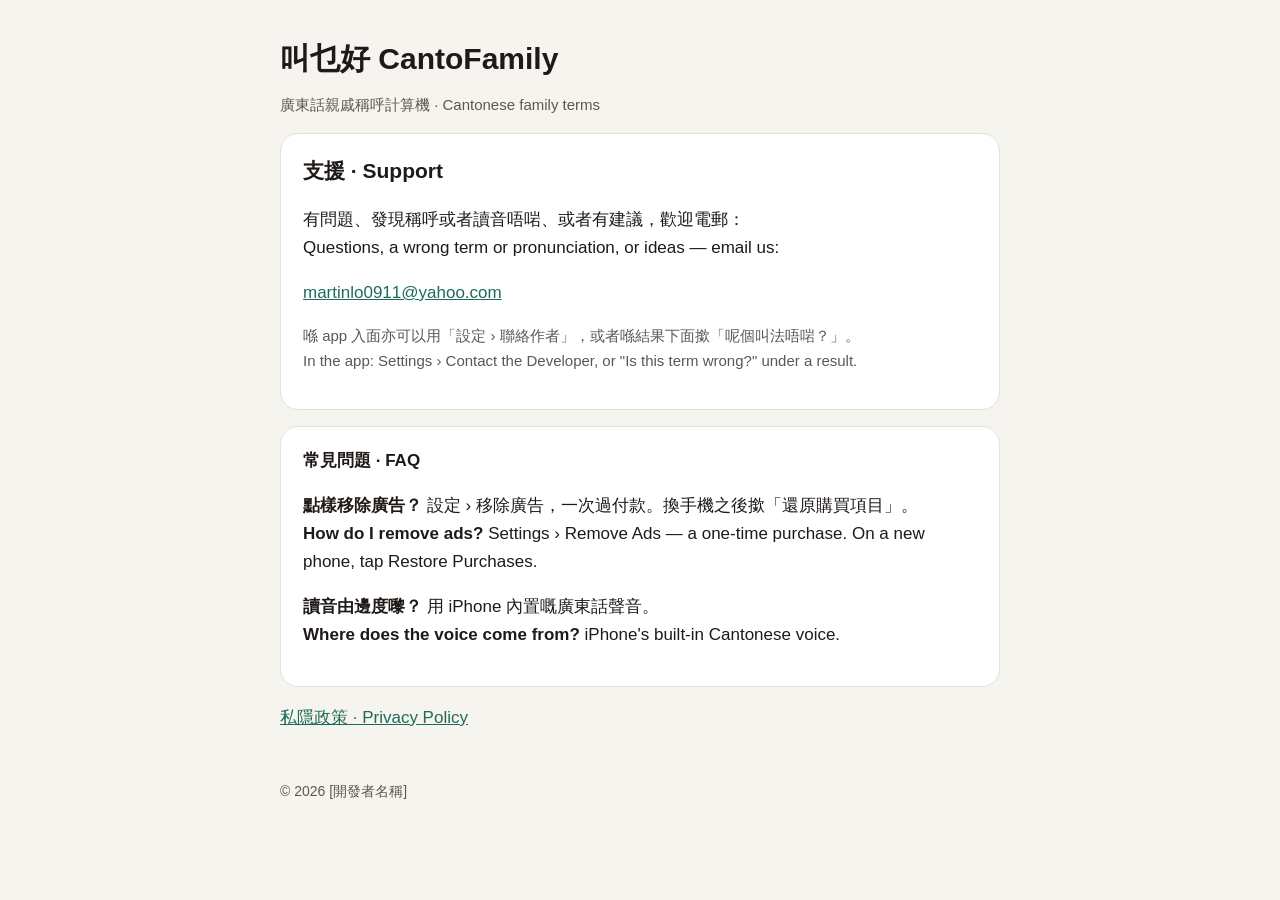
<file: cantofamily/index.html>
<!doctype html>
<html lang="zh-HK">
<head>
<meta charset="utf-8">
<meta name="viewport" content="width=device-width, initial-scale=1">
<title>叫乜好 CantoFamily — 支援 Support</title>
<link rel="stylesheet" href="../style.css">
</head>
<body>
<main>
  <h1>叫乜好 CantoFamily</h1>
  <p class="muted">廣東話親戚稱呼計算機 · Cantonese family terms</p>

  <div class="card">
    <h2 style="margin-top:0">支援 · Support</h2>
    <p>有問題、發現稱呼或者讀音唔啱、或者有建議，歡迎電郵：<br>
       Questions, a wrong term or pronunciation, or ideas — email us:</p>
    <p><a href="mailto:martinlo0911@yahoo.com?subject=%E5%8F%AB%E4%B9%9C%E5%A5%BD%20CantoFamily">martinlo0911@yahoo.com</a></p>
    <p class="muted">喺 app 入面亦可以用「設定 › 聯絡作者」，或者喺結果下面撳「呢個叫法唔啱？」。<br>
       In the app: Settings › Contact the Developer, or "Is this term wrong?" under a result.</p>
  </div>

  <div class="card">
    <h3 style="margin-top:0">常見問題 · FAQ</h3>
    <p><strong>點樣移除廣告？</strong> 設定 › 移除廣告，一次過付款。換手機之後撳「還原購買項目」。<br>
       <strong>How do I remove ads?</strong> Settings › Remove Ads — a one-time purchase. On a new phone, tap Restore Purchases.</p>
    <p><strong>讀音由邊度嚟？</strong> 用 iPhone 內置嘅廣東話聲音。<br>
       <strong>Where does the voice come from?</strong> iPhone's built-in Cantonese voice.</p>
  </div>

  <p><a href="privacy.html">私隱政策 · Privacy Policy</a></p>

  <footer>© 2026 [開發者名稱]</footer>
</main>
</body>
</html>
</file>
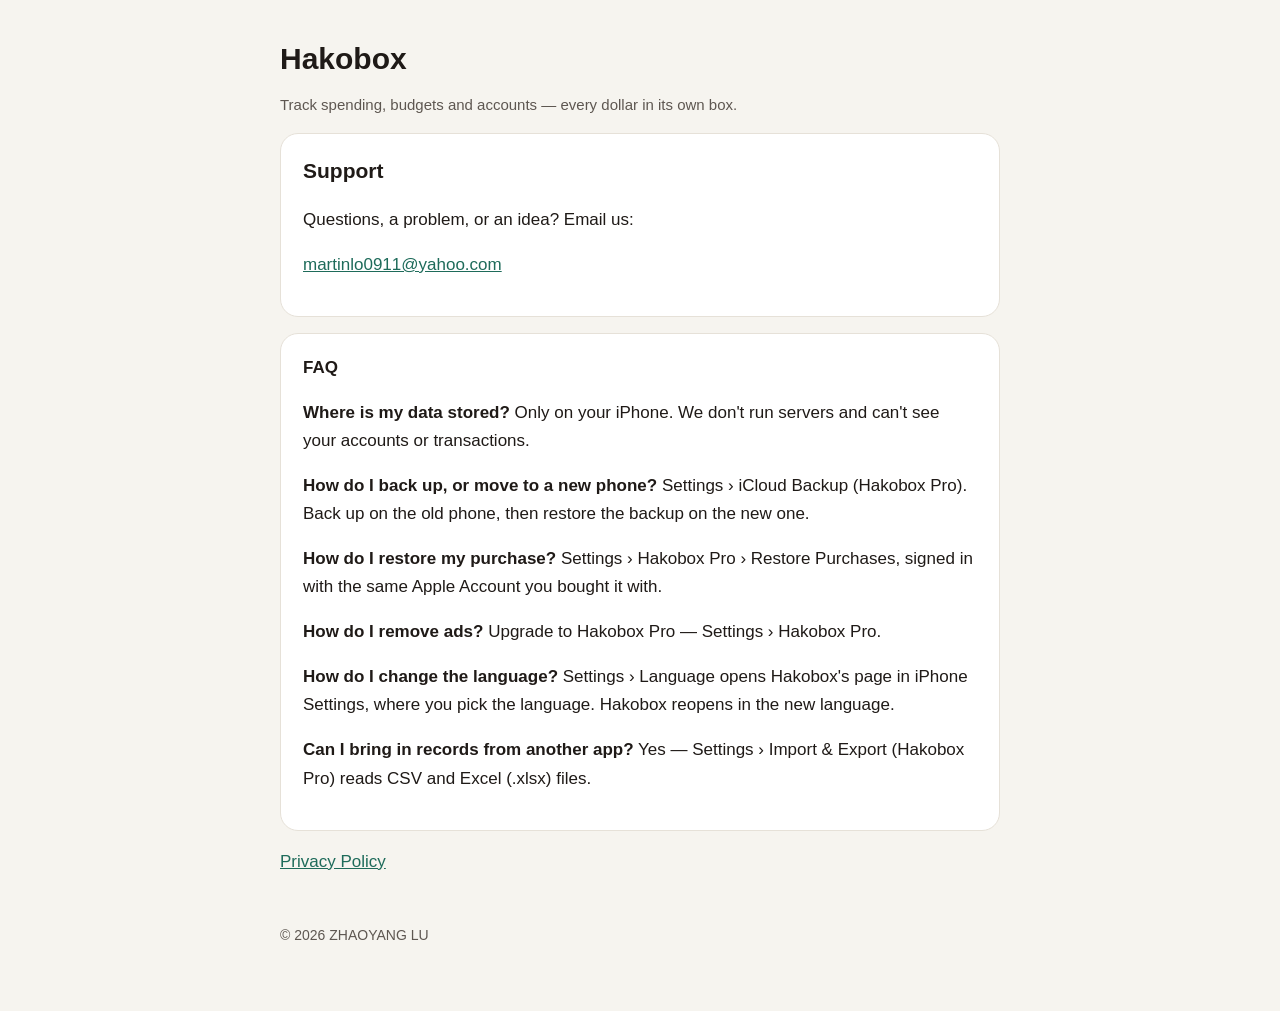
<file: hakobox/index.html>
<!doctype html>
<html lang="en">
<head>
<meta charset="utf-8">
<meta name="viewport" content="width=device-width, initial-scale=1">
<title>Hakobox — Support</title>
<link rel="stylesheet" href="../style.css">
</head>
<body>
<main>
  <h1>Hakobox</h1>
  <p class="muted">Track spending, budgets and accounts — every dollar in its own box.</p>

  <div class="card">
    <h2 style="margin-top:0">Support</h2>
    <p>Questions, a problem, or an idea? Email us:</p>
    <p><a href="mailto:martinlo0911@yahoo.com?subject=Hakobox">martinlo0911@yahoo.com</a></p>
  </div>

  <div class="card">
    <h3 style="margin-top:0">FAQ</h3>
    <p><strong>Where is my data stored?</strong> Only on your iPhone. We don't run servers and can't see your accounts or transactions.</p>
    <p><strong>How do I back up, or move to a new phone?</strong> Settings › iCloud Backup (Hakobox Pro). Back up on the old phone, then restore the backup on the new one.</p>
    <p><strong>How do I restore my purchase?</strong> Settings › Hakobox Pro › Restore Purchases, signed in with the same Apple Account you bought it with.</p>
    <p><strong>How do I remove ads?</strong> Upgrade to Hakobox Pro — Settings › Hakobox Pro.</p>
    <p><strong>How do I change the language?</strong> Settings › Language opens Hakobox's page in iPhone Settings, where you pick the language. Hakobox reopens in the new language.</p>
    <p><strong>Can I bring in records from another app?</strong> Yes — Settings › Import &amp; Export (Hakobox Pro) reads CSV and Excel (.xlsx) files.</p>
  </div>

  <p><a href="privacy.html">Privacy Policy</a></p>

  <footer>© 2026 ZHAOYANG LU</footer>
</main>
</body>
</html>
</file>
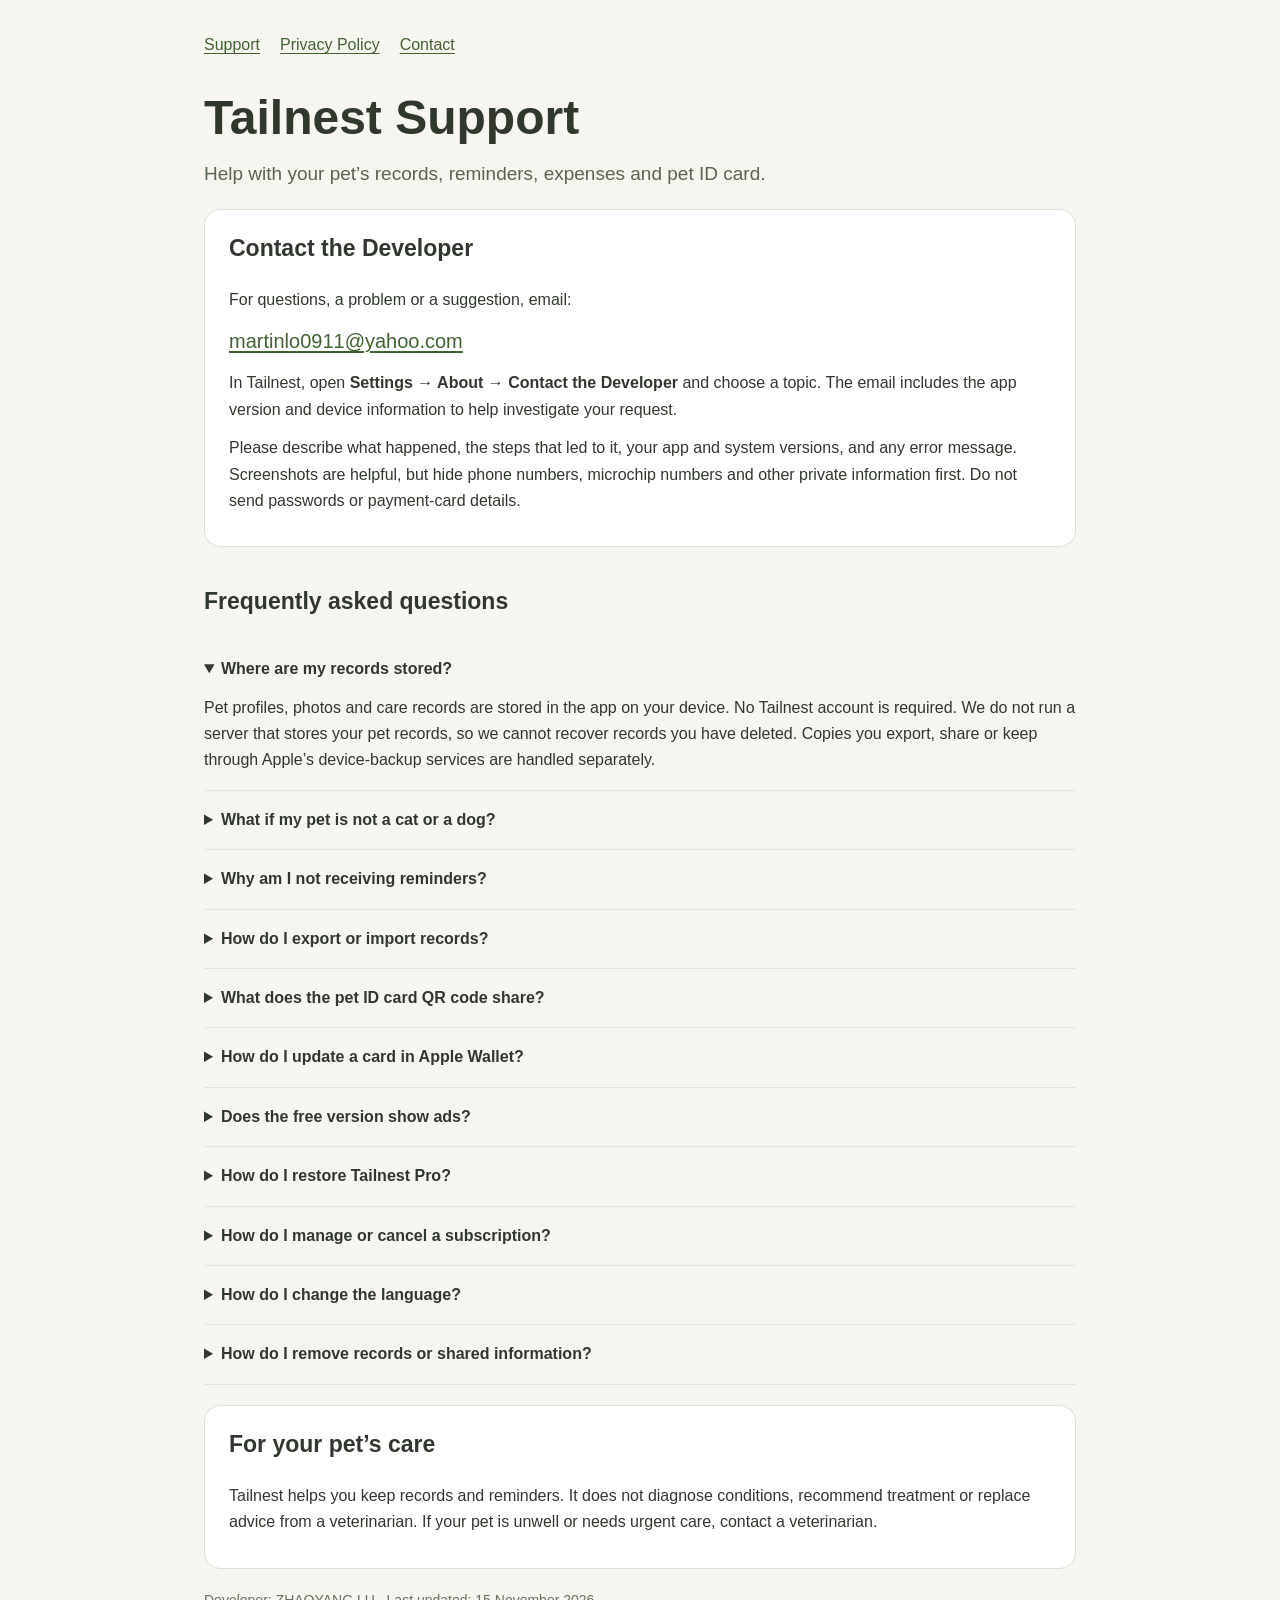
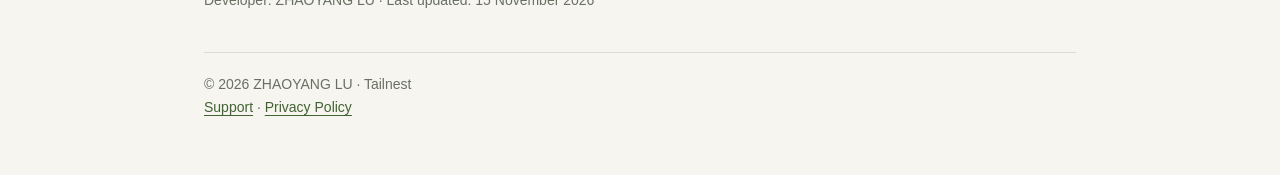
<file: tailnest/index.html>
<!doctype html><html lang="en"><head><meta charset="utf-8"><meta name="viewport" content="width=device-width,initial-scale=1"><meta name="color-scheme" content="light"><title>Tailnest — Support</title><style>*{box-sizing:border-box}body{margin:0;background:#f7f5f0;color:#30382e;font:16px/1.65 -apple-system,BlinkMacSystemFont,"Segoe UI",sans-serif}main{max-width:920px;margin:auto;padding:32px 24px 56px}nav{display:flex;gap:20px;flex-wrap:wrap;margin-bottom:32px}a{color:#416332;text-underline-offset:3px}h1{font-size:clamp(32px,6vw,48px);line-height:1.15;margin:12px 0}h2{font-size:23px;margin-top:36px}h3{font-size:18px;margin:22px 0 8px}p{margin:12px 0}.lead{font-size:19px;color:#596452}.card{background:white;border:1px solid #dedfd5;border-radius:16px;padding:20px 24px;margin:20px 0}.muted,footer{color:#687061;font-size:14px}table{border-collapse:collapse;width:100%;font-size:15px}th,td{text-align:left;vertical-align:top;border:1px solid #d9ded2;padding:12px;overflow-wrap:anywhere}th{background:#eaf0e2}tbody tr:nth-child(even){background:#fbfcf8}.table-wrap{overflow-x:auto;margin:16px 0}footer{border-top:1px solid #d9ded2;margin-top:40px;padding-top:20px}li{margin:8px 0}summary{cursor:pointer;font-weight:600}details{border-bottom:1px solid #e2e5dc;padding:16px 0}details p{margin-bottom:0}.contact{font-size:20px;overflow-wrap:anywhere}@media(max-width:600px){main{padding:24px 16px}.card{padding:16px}th,td{padding:9px}table{min-width:0;table-layout:fixed;font-size:14px}}</style></head><body><main><nav aria-label="Main"><a href="./">Support</a><a href="privacy.html">Privacy Policy</a><a href="mailto:martinlo0911@yahoo.com?subject=Tailnest%20Support">Contact</a></nav><h1>Tailnest Support</h1><p class="lead">Help with your pet’s records, reminders, expenses and pet ID card.</p>
<section class="card"><h2 style="margin-top:0">Contact the Developer</h2><p>For questions, a problem or a suggestion, email:</p><p class="contact"><a href="mailto:martinlo0911@yahoo.com?subject=Tailnest%20Support">martinlo0911@yahoo.com</a></p><p>In Tailnest, open <strong>Settings → About → Contact the Developer</strong> and choose a topic. The email includes the app version and device information to help investigate your request.</p><p>Please describe what happened, the steps that led to it, your app and system versions, and any error message. Screenshots are helpful, but hide phone numbers, microchip numbers and other private information first. Do not send passwords or payment-card details.</p></section>
<h2>Frequently asked questions</h2>
<details open><summary>Where are my records stored?</summary><p>Pet profiles, photos and care records are stored in the app on your device. No Tailnest account is required. We do not run a server that stores your pet records, so we cannot recover records you have deleted. Copies you export, share or keep through Apple’s device-backup services are handled separately.</p></details>
<details><summary>What if my pet is not a cat or a dog?</summary><p>Choose <strong>Other</strong> when selecting the animal, then enter its name or type. You can also enter a breed yourself. For cats and dogs, use <strong>Can’t find it? Type your own</strong> at the bottom of the breed list.</p></details>
<details><summary>Why am I not receiving reminders?</summary><p>Check that the reminder is enabled in Tailnest, then check <strong>Settings → Notifications → Tailnest</strong> on your device. Focus settings and Scheduled Summary can affect when notifications appear. If an appointment is added to your calendar, also check its calendar alert and Calendar notification settings.</p></details>
<details><summary>How do I export or import records?</summary><p>Open <strong>Settings → Import &amp; Export</strong>. Export records to CSV, or use the health-record PDF export on the pet ID card page. Available export periods depend on your plan. CSV does not include photo moments, attached photos or receipts. Import requires Tailnest Pro and accepts Tailnest’s CSV or Excel files; review the preview before confirming.</p></details>
<details><summary>What does the pet ID card QR code share?</summary><p>It displays the information you enable under <strong>Shown When Scanned</strong>. That information is encoded in the QR link itself. Anyone who has the link or a copy of the QR code can read the included details. Changing the switches or deleting the pet does not revoke links or screenshots already shared.</p></details>
<details><summary>How do I update a card in Apple Wallet?</summary><p>Wallet cards do not update automatically. After changing your pet’s details, open its ID card and use <strong>Add to Apple Wallet</strong> again. The new card replaces the earlier card for that pet. Apple Wallet may be unavailable on some devices or in a simulator.</p></details>
<details><summary>Does the free version show ads?</summary><p>Yes. The free version displays ads provided by Google AdMob. Tailnest Pro removes in-app ads. Personalised advertising and tracking are subject to the required consent and system permission. See the <a href="privacy.html">Privacy Policy</a> for details.</p></details>
<details><summary>How do I restore Tailnest Pro?</summary><p>Open the Tailnest Pro purchase page from Settings and choose <strong>Restore Purchases</strong>. Use the Apple Account that made the purchase. A lifetime purchase is a one-time purchase; a monthly subscription stays active according to its App Store subscription status.</p></details>
<details><summary>How do I manage or cancel a subscription?</summary><p>Open your device’s <strong>Settings → your name → Subscriptions → Tailnest</strong>. Apple handles subscription billing and cancellation. Deleting the app does not cancel a subscription. For a refund request, visit <a href="https://reportaproblem.apple.com/">Apple’s Report a Problem website</a>.</p></details>
<details><summary>How do I change the language?</summary><p>Open <strong>Settings → Language</strong> in Tailnest. This opens the app’s page in your device settings, where you can choose a supported language. The system manages the language change.</p></details>
<details><summary>How do I remove records or shared information?</summary><p>Delete records or a pet in the app. Separately remove exported files, emails, calendar events and Wallet cards where needed. Previously shared QR links cannot be remotely revoked. See the <a href="privacy.html#retention">retention and deletion section</a> of the Privacy Policy for details.</p></details>
<section class="card"><h2 style="margin-top:0">For your pet’s care</h2><p>Tailnest helps you keep records and reminders. It does not diagnose conditions, recommend treatment or replace advice from a veterinarian. If your pet is unwell or needs urgent care, contact a veterinarian.</p></section>
<p class="muted">Developer: ZHAOYANG LU · Last updated: 15 November 2026</p><footer>© 2026 ZHAOYANG LU · Tailnest<br><a href="./">Support</a> · <a href="privacy.html">Privacy Policy</a></footer></main></body></html>
</file>
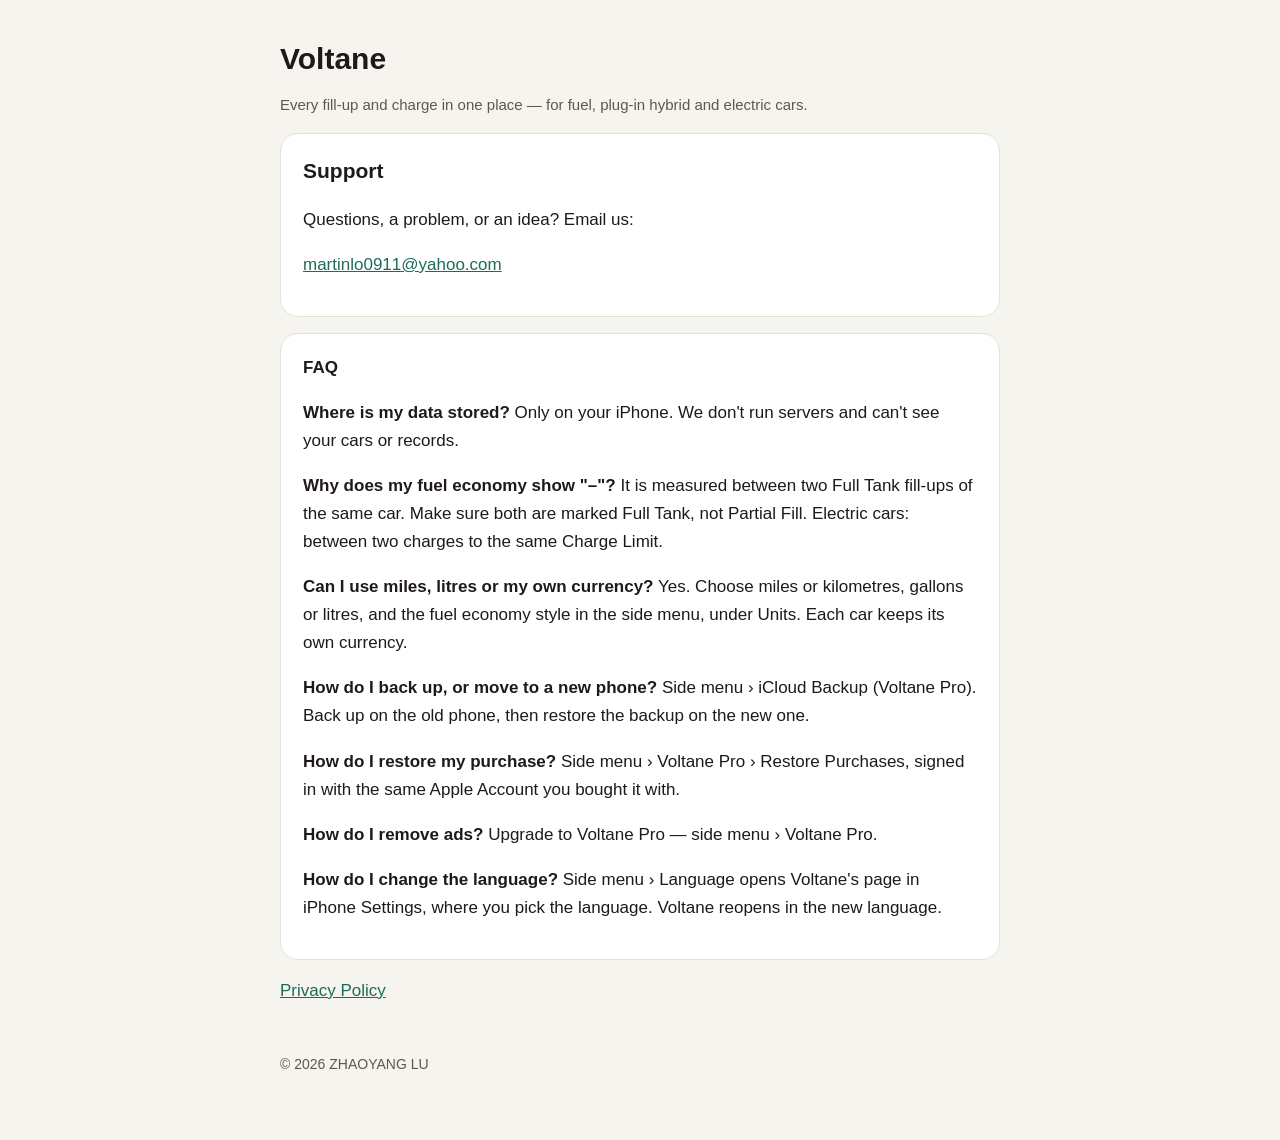
<file: voltane/index.html>
<!doctype html>
<html lang="en">
<head>
<meta charset="utf-8">
<meta name="viewport" content="width=device-width, initial-scale=1">
<title>Voltane — Support</title>
<link rel="stylesheet" href="../style.css">
</head>
<body>
<main>
  <h1>Voltane</h1>
  <p class="muted">Every fill-up and charge in one place — for fuel, plug-in hybrid and electric cars.</p>

  <div class="card">
    <h2 style="margin-top:0">Support</h2>
    <p>Questions, a problem, or an idea? Email us:</p>
    <p><a href="mailto:martinlo0911@yahoo.com?subject=Voltane">martinlo0911@yahoo.com</a></p>
  </div>

  <div class="card">
    <h3 style="margin-top:0">FAQ</h3>
    <p><strong>Where is my data stored?</strong> Only on your iPhone. We don't run servers and can't see your cars or records.</p>
    <p><strong>Why does my fuel economy show "–"?</strong> It is measured between two Full Tank fill-ups of the same car. Make sure both are marked Full Tank, not Partial Fill. Electric cars: between two charges to the same Charge Limit.</p>
    <p><strong>Can I use miles, litres or my own currency?</strong> Yes. Choose miles or kilometres, gallons or litres, and the fuel economy style in the side menu, under Units. Each car keeps its own currency.</p>
    <p><strong>How do I back up, or move to a new phone?</strong> Side menu › iCloud Backup (Voltane Pro). Back up on the old phone, then restore the backup on the new one.</p>
    <p><strong>How do I restore my purchase?</strong> Side menu › Voltane Pro › Restore Purchases, signed in with the same Apple Account you bought it with.</p>
    <p><strong>How do I remove ads?</strong> Upgrade to Voltane Pro — side menu › Voltane Pro.</p>
    <p><strong>How do I change the language?</strong> Side menu › Language opens Voltane's page in iPhone Settings, where you pick the language. Voltane reopens in the new language.</p>
  </div>

  <p><a href="privacy.html">Privacy Policy</a></p>
  <footer>© 2026 ZHAOYANG LU</footer>
</main>
</body>
</html>
</file>
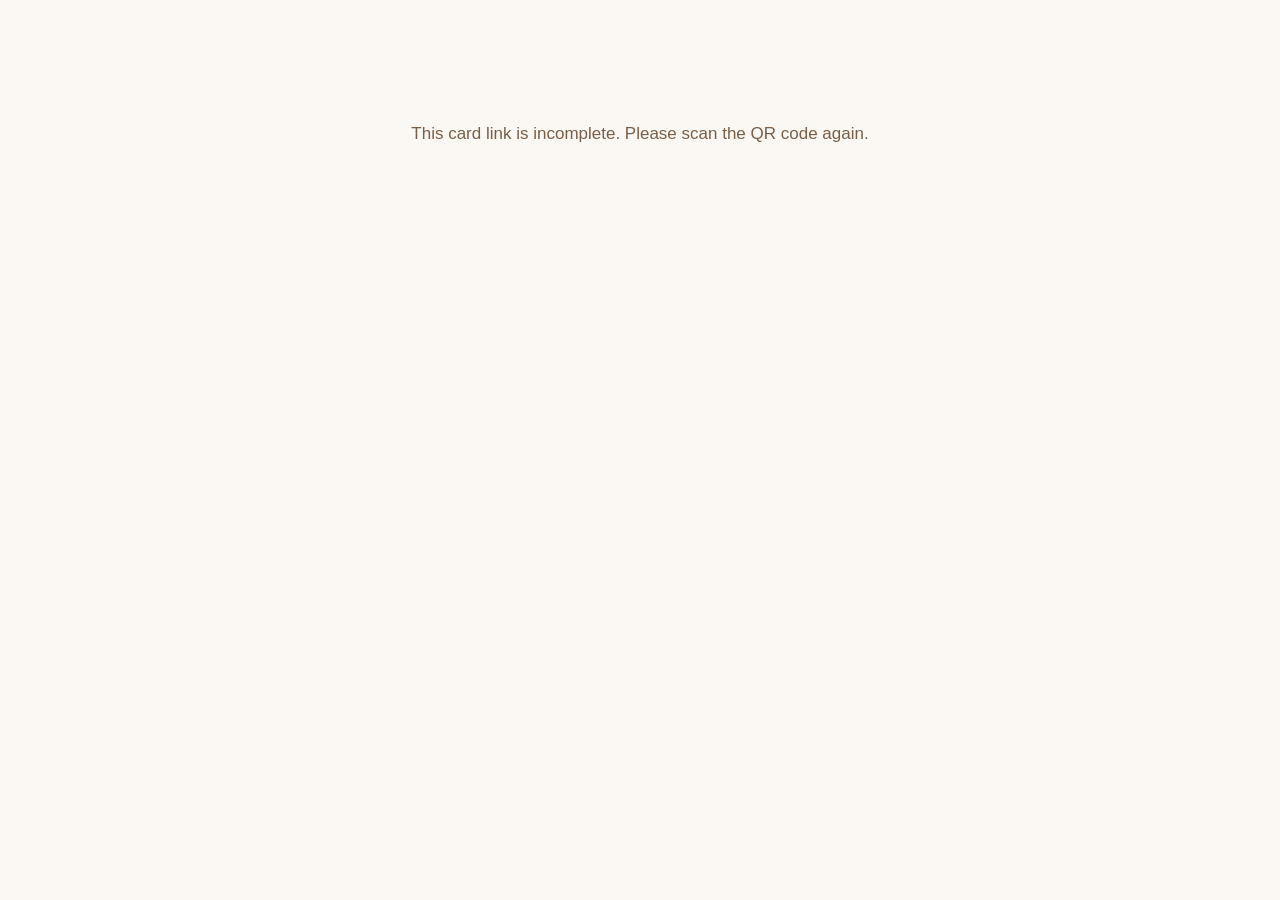
<file: tailnest/card/index.html>
<!doctype html>
<html lang="en">
<head>
<meta charset="utf-8">
<meta name="viewport" content="width=device-width, initial-scale=1">
<meta name="robots" content="noindex">
<title>Pet ID · Tailnest</title>
<!--
  Tailnest pet card page (16/Oct/2026). The pet's details travel inside the link itself, after
  "#", compressed — a browser never sends that part to the server, so nothing is stored here.
  This address is printed into every QR code: never move or rename this page.
-->
<style>
:root { --ink:#3d2a1a; --muted:#7a5e47; --bg:#fbf8f4; --card:#fff; --line:#e9dfd3; --accent:#a06a3f; }
@media (prefers-color-scheme: dark) {
  :root { --ink:#f1e7dc; --muted:#c3ab95; --bg:#1b1612; --card:#26201a; --line:#3a2f26; --accent:#d9a066; }
}
* { box-sizing: border-box; }
body { margin:0; background:var(--bg); color:var(--ink);
  font:17px/1.6 -apple-system, BlinkMacSystemFont, "PingFang HK", "Hiragino Sans", "Noto Sans", "Helvetica Neue", sans-serif; }
main { max-width:520px; margin:0 auto; padding:40px 20px 56px; }
.avatar { width:96px; height:96px; border-radius:50%; background:var(--accent); color:#fff; margin:0 auto 12px;
  display:flex; align-items:center; justify-content:center; font-size:44px; }
h1 { text-align:center; font-size:30px; margin:0; }
.sub { text-align:center; color:var(--muted); margin:2px 0 22px; }
.card { background:var(--card); border:1px solid var(--line); border-radius:16px; padding:6px 16px; margin-bottom:16px; }
.row { padding:10px 0; border-bottom:1px solid var(--line); }
.row:last-child { border-bottom:0; }
.label { font-size:13px; color:var(--muted); }
.value { font-weight:600; white-space:pre-line; }
.call { display:block; text-align:center; background:var(--accent); color:#fff; text-decoration:none; font-weight:600;
  border-radius:14px; padding:15px; font-size:18px; margin:6px 0 16px; }
.note { text-align:center; color:var(--muted); font-size:13px; }
.foot { text-align:center; margin-top:28px; font-size:14px; }
.foot a { color:var(--accent); }
.error { text-align:center; color:var(--muted); margin-top:80px; }
</style>
</head>
<body>
<main id="app"><p class="error" id="loading">…</p></main>
<script>
(function () {
  // Labels in the scanner's own language.
  var T = {
    en:   { found:"If found, please call my human.", call:"Call the owner", owner:"Owner", area:"Area", allergies:"Allergies",
            meds:"Long-term medication", vet:"Vet", vaccines:"Vaccines", years:"{n} years old", cat:"Cat", dog:"Dog", pet:"Pet",
            note:"These details are only in this link. Nothing is stored on any server.", made:"Keep your pet's records with Tailnest",
            bad:"This card link is incomplete. Please scan the QR code again." },
    "zh-HK": { found:"如果你發現我，請致電我的主人。", call:"致電主人", owner:"主人", area:"地區", allergies:"過敏",
            meds:"長期藥物", vet:"獸醫", vaccines:"疫苗", years:"{n} 歲", cat:"貓", dog:"狗", pet:"寵物",
            note:"資料只在這條連結之內，沒有儲存在任何伺服器。", made:"用 Tailnest 記錄你的寵物",
            bad:"這條連結不完整，請再掃描一次 QR code。" },
    "zh-TW": { found:"如果你發現我，請打電話給我的主人。", call:"打電話給主人", owner:"主人", area:"地區", allergies:"過敏",
            meds:"長期用藥", vet:"獸醫", vaccines:"疫苗", years:"{n} 歲", cat:"貓", dog:"狗", pet:"寵物",
            note:"資料只在這個連結裡，不會儲存在任何伺服器。", made:"用 Tailnest 記錄你的寵物",
            bad:"這個連結不完整，請再掃描一次 QR code。" },
    ja:   { found:"見つけたら、飼い主に電話してください。", call:"飼い主に電話", owner:"飼い主", area:"地域", allergies:"アレルギー",
            meds:"継続中の薬", vet:"動物病院", vaccines:"ワクチン", years:"{n}歳", cat:"猫", dog:"犬", pet:"ペット",
            note:"情報はこのリンクの中だけにあり、サーバーには保存されません。", made:"Tailnest でペットの記録を",
            bad:"リンクが不完全です。もう一度 QR コードを読み取ってください。" },
    de:   { found:"Gefunden? Bitte ruf meinen Menschen an.", call:"Besitzer anrufen", owner:"Besitzer", area:"Gegend", allergies:"Allergien",
            meds:"Dauermedikation", vet:"Tierarzt", vaccines:"Impfungen", years:"{n} Jahre", cat:"Katze", dog:"Hund", pet:"Haustier",
            note:"Diese Angaben stehen nur in diesem Link. Nichts wird auf einem Server gespeichert.", made:"Halte die Daten deines Tieres mit Tailnest fest",
            bad:"Dieser Link ist unvollständig. Bitte scanne den QR-Code erneut." },
    fr:   { found:"Si vous me trouvez, appelez mon humain.", call:"Appeler le propriétaire", owner:"Propriétaire", area:"Secteur", allergies:"Allergies",
            meds:"Traitement de longue durée", vet:"Vétérinaire", vaccines:"Vaccins", years:"{n} ans", cat:"Chat", dog:"Chien", pet:"Animal",
            note:"Ces informations se trouvent uniquement dans ce lien. Rien n'est enregistré sur un serveur.", made:"Suivez votre animal avec Tailnest",
            bad:"Ce lien est incomplet. Scannez à nouveau le code QR." }
  };
  function pick() {
    var langs = navigator.languages || [navigator.language || "en"];
    for (var i = 0; i < langs.length; i++) {
      var l = langs[i].toLowerCase();
      if (l.indexOf("zh") === 0) {
        if (l.indexOf("hk") > -1 || l.indexOf("mo") > -1) return T["zh-HK"];
        if (l.indexOf("tw") > -1 || l.indexOf("hant") > -1) return T["zh-TW"];
        return T["zh-TW"];
      }
      var base = l.split("-")[0];
      if (T[base]) return T[base];
    }
    return T.en;
  }
  var t = pick();
  var app = document.getElementById("app");

  function el(tag, cls, text) {
    var e = document.createElement(tag);
    if (cls) e.className = cls;
    if (text != null) e.textContent = text;   // never innerHTML: the link's content is untrusted
    return e;
  }
  function row(card, label, value) {
    if (!value) return;
    var r = el("div", "row");
    r.appendChild(el("div", "label", label));
    r.appendChild(el("div", "value", value));
    card.appendChild(r);
  }
  function fail() { app.textContent = ""; app.appendChild(el("p", "error", t.bad)); }

  async function decode(hash) {
    var b64 = hash.replace(/-/g, "+").replace(/_/g, "/");
    while (b64.length % 4) b64 += "=";
    var bin = atob(b64), bytes = new Uint8Array(bin.length);
    for (var i = 0; i < bin.length; i++) bytes[i] = bin.charCodeAt(i);
    var stream = new Blob([bytes]).stream().pipeThrough(new DecompressionStream("deflate-raw"));
    var text = await new Response(stream).text();
    return JSON.parse(text);
  }

  function render(d) {
    app.textContent = "";
    // Other animals (07/Nov/2026): "s" is "other" and "sn" carries the typed animal.
    var kind = d.s === "dog" ? t.dog : d.s === "cat" ? t.cat : (d.sn || t.pet);
    app.appendChild(el("div", "avatar", d.s === "dog" ? "🐶" : d.s === "cat" ? "🐱" : "🐾"));
    app.appendChild(el("h1", null, d.n || kind));
    var sub = [kind];
    if (d.b) sub.push(d.b);
    if (d.y) sub.push(t.years.replace("{n}", new Date().getFullYear() - d.y));
    app.appendChild(el("p", "sub", sub.join(" · ")));
    app.appendChild(el("p", "note", t.found));
    if (d.p) {
      var a = el("a", "call", t.call + " " + d.p);
      a.href = "tel:" + String(d.p).replace(/[^0-9+]/g, "");
      app.appendChild(a);
    }
    var card = el("div", "card");
    row(card, t.owner, d.o);
    row(card, t.area, d.r);
    row(card, t.allergies, d.a);
    row(card, t.meds, d.m);
    row(card, t.vet, [d.c, d.cp].filter(Boolean).join(" · "));
    if (Array.isArray(d.x) && d.x.length) {
      row(card, t.vaccines, d.x.map(function (v) { return v[0] + " " + v[1]; }).join("\n"));
    }
    if (card.childNodes.length) app.appendChild(card);
    app.appendChild(el("p", "note", t.note));
    var foot = el("p", "foot");
    var link = el("a", null, t.made);
    link.href = "https://martinlo0911.github.io/";
    foot.appendChild(link);
    app.appendChild(foot);
  }

  var hash = location.hash.slice(1);
  if (!hash || typeof DecompressionStream === "undefined") { fail(); return; }
  decode(hash).then(render).catch(fail);
})();
</script>
</body>
</html>
</file>
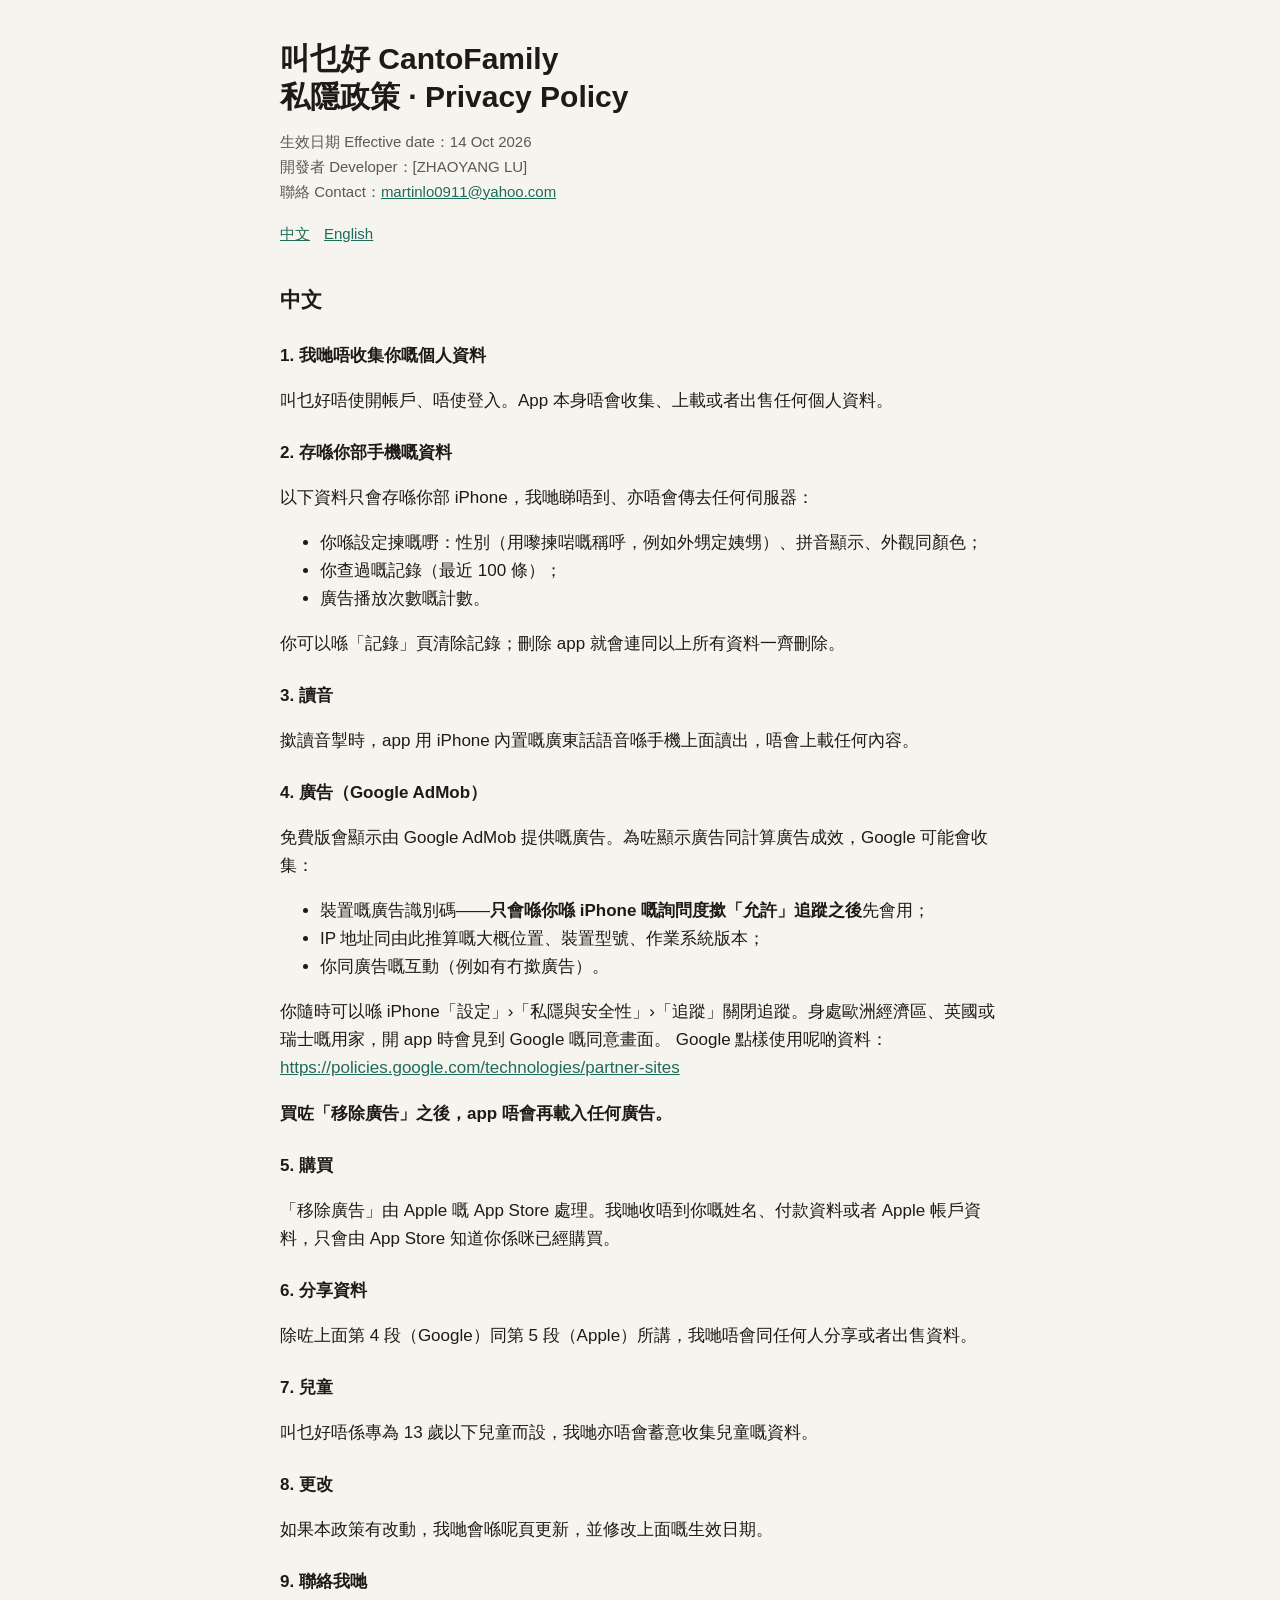
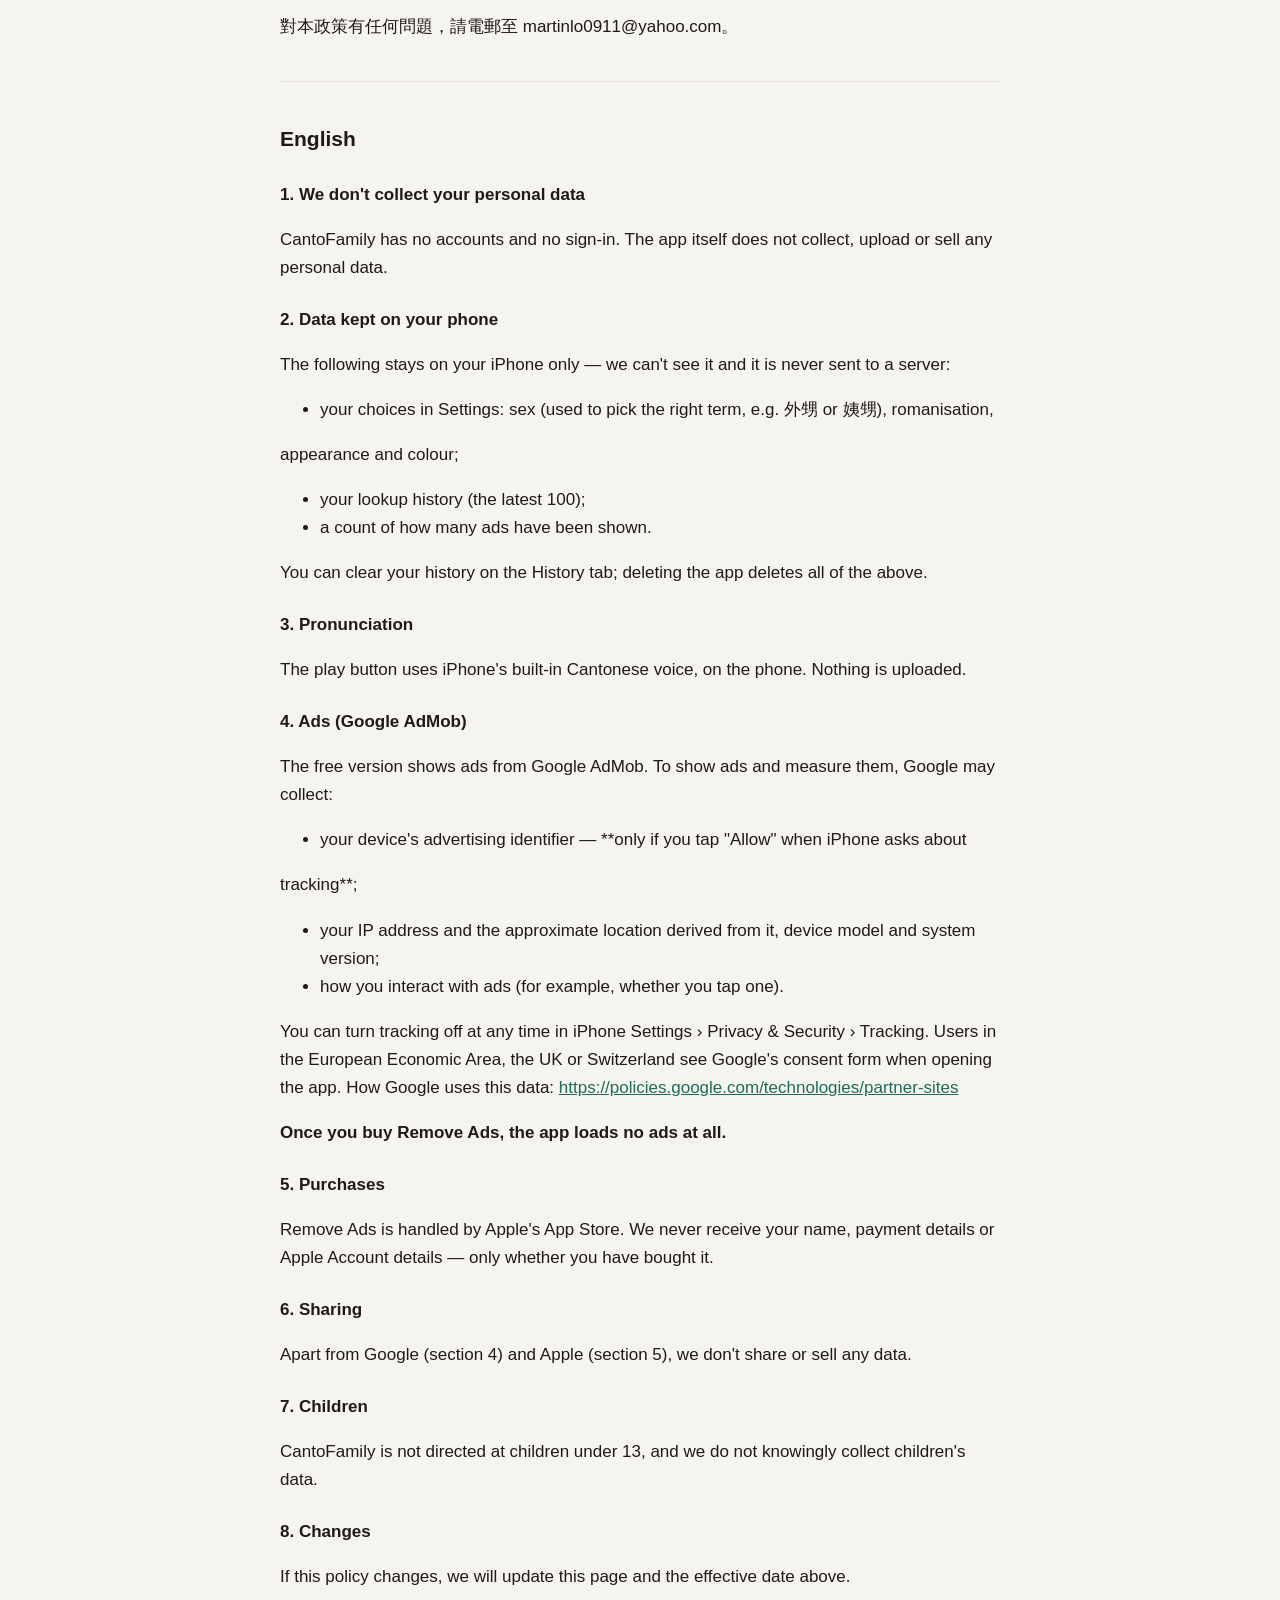
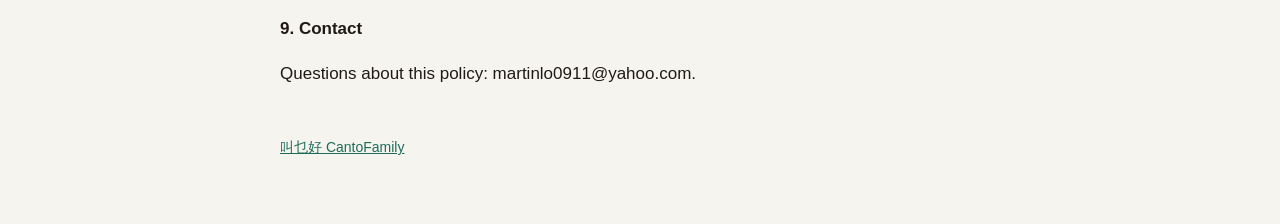
<file: cantofamily/privacy.html>
<!doctype html>
<html lang="zh-HK">
<head>
<meta charset="utf-8">
<meta name="viewport" content="width=device-width, initial-scale=1">
<title>叫乜好 CantoFamily — 私隱政策 Privacy Policy</title>
<link rel="stylesheet" href="../style.css">
</head>
<body>
<main>
  <h1>叫乜好 CantoFamily<br>私隱政策 · Privacy Policy</h1>
  <p class="muted">生效日期 Effective date：14 Oct 2026<br>開發者 Developer：[ZHAOYANG LU]<br>聯絡 Contact：<a href="mailto:martinlo0911@yahoo.com">martinlo0911@yahoo.com</a></p>
  <div class="lang"><a href="#zh">中文</a><a href="#en">English</a></div>
  <h2 id="zh">中文</h2>
  <h3>1. 我哋唔收集你嘅個人資料</h3>
  <p>叫乜好唔使開帳戶、唔使登入。App 本身唔會收集、上載或者出售任何個人資料。</p>
  <h3>2. 存喺你部手機嘅資料</h3>
  <p>以下資料只會存喺你部 iPhone，我哋睇唔到、亦唔會傳去任何伺服器：</p><ul><li>你喺設定揀嘅嘢：性別（用嚟揀啱嘅稱呼，例如外甥定姨甥）、拼音顯示、外觀同顏色；</li><li>你查過嘅記錄（最近 100 條）；</li><li>廣告播放次數嘅計數。</li></ul>
  <p>你可以喺「記錄」頁清除記錄；刪除 app 就會連同以上所有資料一齊刪除。</p>
  <h3>3. 讀音</h3>
  <p>撳讀音掣時，app 用 iPhone 內置嘅廣東話語音喺手機上面讀出，唔會上載任何內容。</p>
  <h3>4. 廣告（Google AdMob）</h3>
  <p>免費版會顯示由 Google AdMob 提供嘅廣告。為咗顯示廣告同計算廣告成效，Google 可能會收集：</p><ul><li>裝置嘅廣告識別碼——<strong>只會喺你喺 iPhone 嘅詢問度撳「允許」追蹤之後</strong>先會用；</li><li>IP 地址同由此推算嘅大概位置、裝置型號、作業系統版本；</li><li>你同廣告嘅互動（例如有冇撳廣告）。</li></ul>
  <p>你隨時可以喺 iPhone「設定」›「私隱與安全性」›「追蹤」關閉追蹤。身處歐洲經濟區、英國或瑞士嘅用家，開 app 時會見到 Google 嘅同意畫面。 Google 點樣使用呢啲資料：<a href="https://policies.google.com/technologies/partner-sites">https://policies.google.com/technologies/partner-sites</a></p>
  <p><strong>買咗「移除廣告」之後，app 唔會再載入任何廣告。</strong></p>
  <h3>5. 購買</h3>
  <p>「移除廣告」由 Apple 嘅 App Store 處理。我哋收唔到你嘅姓名、付款資料或者 Apple 帳戶資料，只會由 App Store 知道你係咪已經購買。</p>
  <h3>6. 分享資料</h3>
  <p>除咗上面第 4 段（Google）同第 5 段（Apple）所講，我哋唔會同任何人分享或者出售資料。</p>
  <h3>7. 兒童</h3>
  <p>叫乜好唔係專為 13 歲以下兒童而設，我哋亦唔會蓄意收集兒童嘅資料。</p>
  <h3>8. 更改</h3>
  <p>如果本政策有改動，我哋會喺呢頁更新，並修改上面嘅生效日期。</p>
  <h3>9. 聯絡我哋</h3>
  <p>對本政策有任何問題，請電郵至 martinlo0911@yahoo.com。</p>
  <hr>
  <h2 id="en">English</h2>
  <h3>1. We don&#x27;t collect your personal data</h3>
  <p>CantoFamily has no accounts and no sign-in. The app itself does not collect, upload or sell any personal data.</p>
  <h3>2. Data kept on your phone</h3>
  <p>The following stays on your iPhone only — we can&#x27;t see it and it is never sent to a server:</p><ul><li>your choices in Settings: sex (used to pick the right term, e.g. 外甥 or 姨甥), romanisation,</li></ul><p>appearance and colour;</p><ul><li>your lookup history (the latest 100);</li><li>a count of how many ads have been shown.</li></ul>
  <p>You can clear your history on the History tab; deleting the app deletes all of the above.</p>
  <h3>3. Pronunciation</h3>
  <p>The play button uses iPhone&#x27;s built-in Cantonese voice, on the phone. Nothing is uploaded.</p>
  <h3>4. Ads (Google AdMob)</h3>
  <p>The free version shows ads from Google AdMob. To show ads and measure them, Google may collect:</p><ul><li>your device&#x27;s advertising identifier — **only if you tap &quot;Allow&quot; when iPhone asks about</li></ul><p>tracking**;</p><ul><li>your IP address and the approximate location derived from it, device model and system version;</li><li>how you interact with ads (for example, whether you tap one).</li></ul>
  <p>You can turn tracking off at any time in iPhone Settings › Privacy &amp; Security › Tracking. Users in the European Economic Area, the UK or Switzerland see Google&#x27;s consent form when opening the app. How Google uses this data: <a href="https://policies.google.com/technologies/partner-sites">https://policies.google.com/technologies/partner-sites</a></p>
  <p><strong>Once you buy Remove Ads, the app loads no ads at all.</strong></p>
  <h3>5. Purchases</h3>
  <p>Remove Ads is handled by Apple&#x27;s App Store. We never receive your name, payment details or Apple Account details — only whether you have bought it.</p>
  <h3>6. Sharing</h3>
  <p>Apart from Google (section 4) and Apple (section 5), we don&#x27;t share or sell any data.</p>
  <h3>7. Children</h3>
  <p>CantoFamily is not directed at children under 13, and we do not knowingly collect children&#x27;s data.</p>
  <h3>8. Changes</h3>
  <p>If this policy changes, we will update this page and the effective date above.</p>
  <h3>9. Contact</h3>
  <p>Questions about this policy: martinlo0911@yahoo.com.</p>
  <footer><a href="./">叫乜好 CantoFamily</a></footer>
</main>
</body>
</html>
</file>
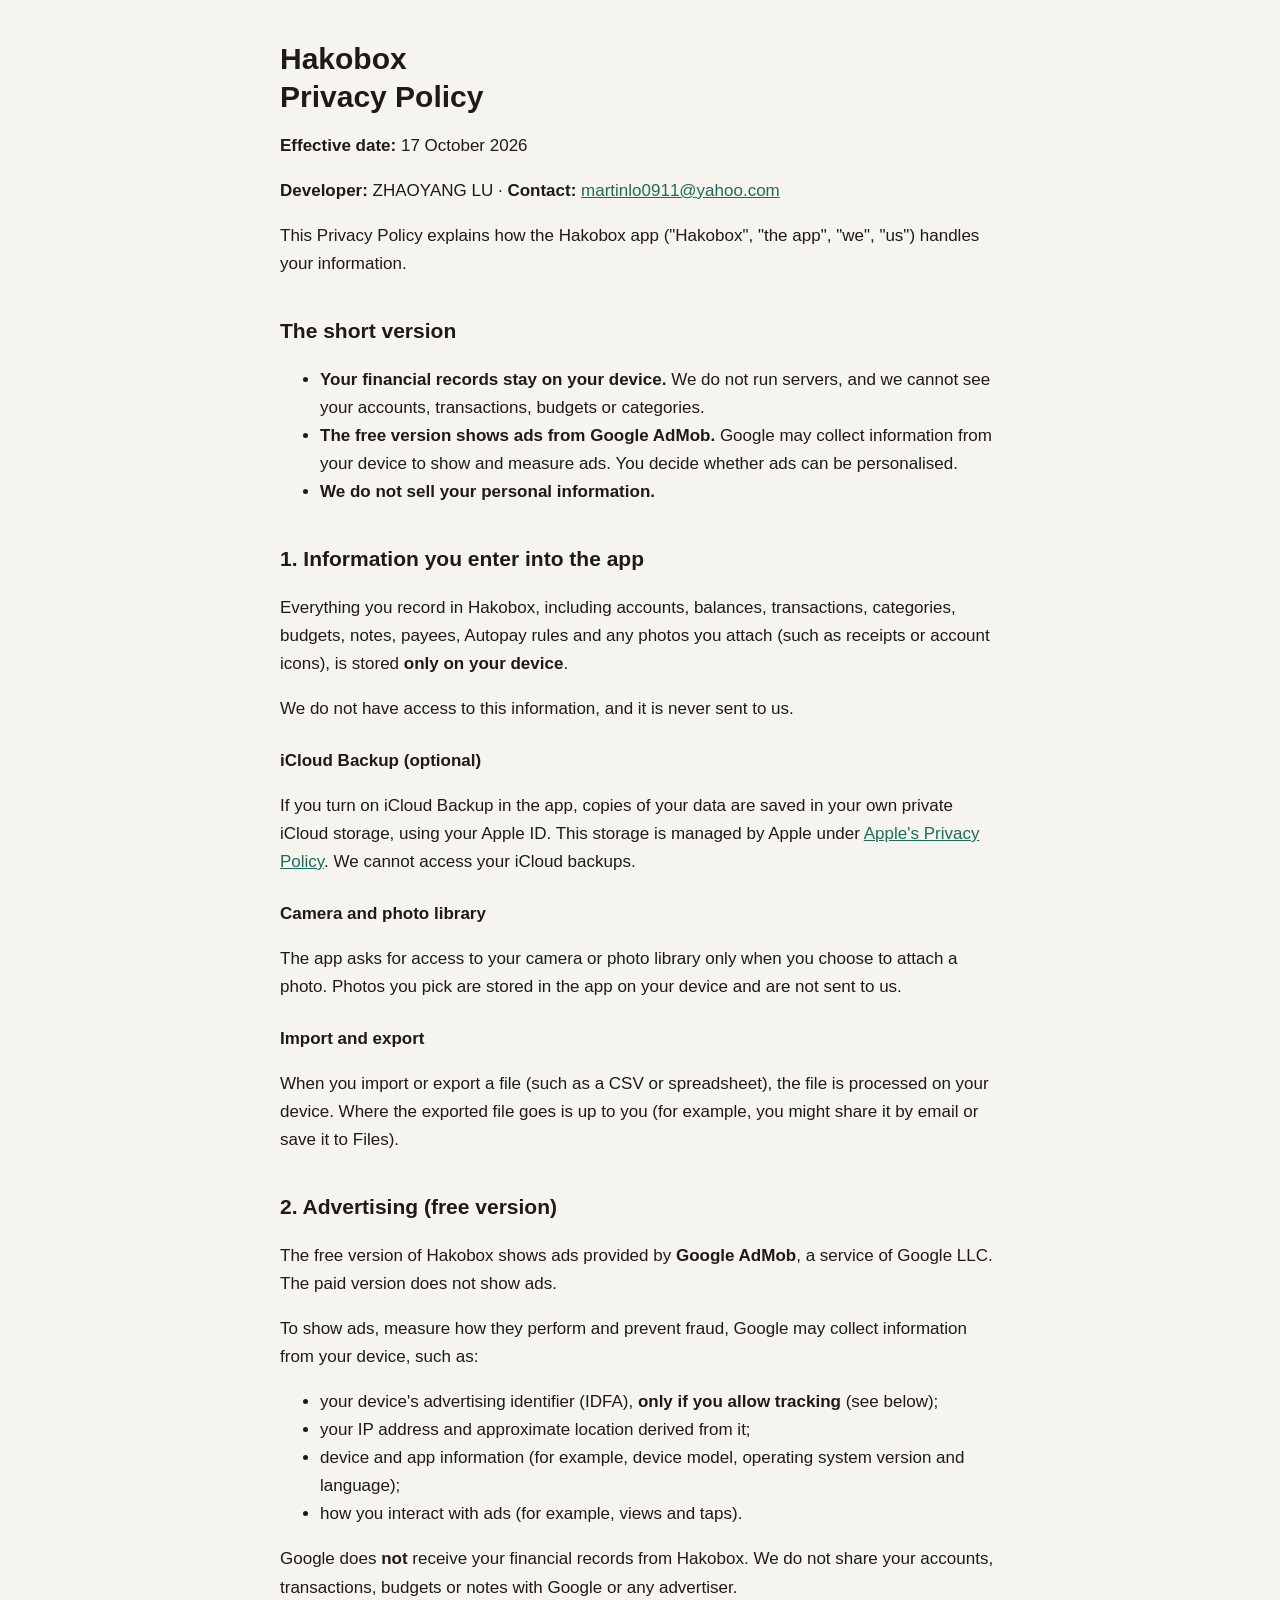
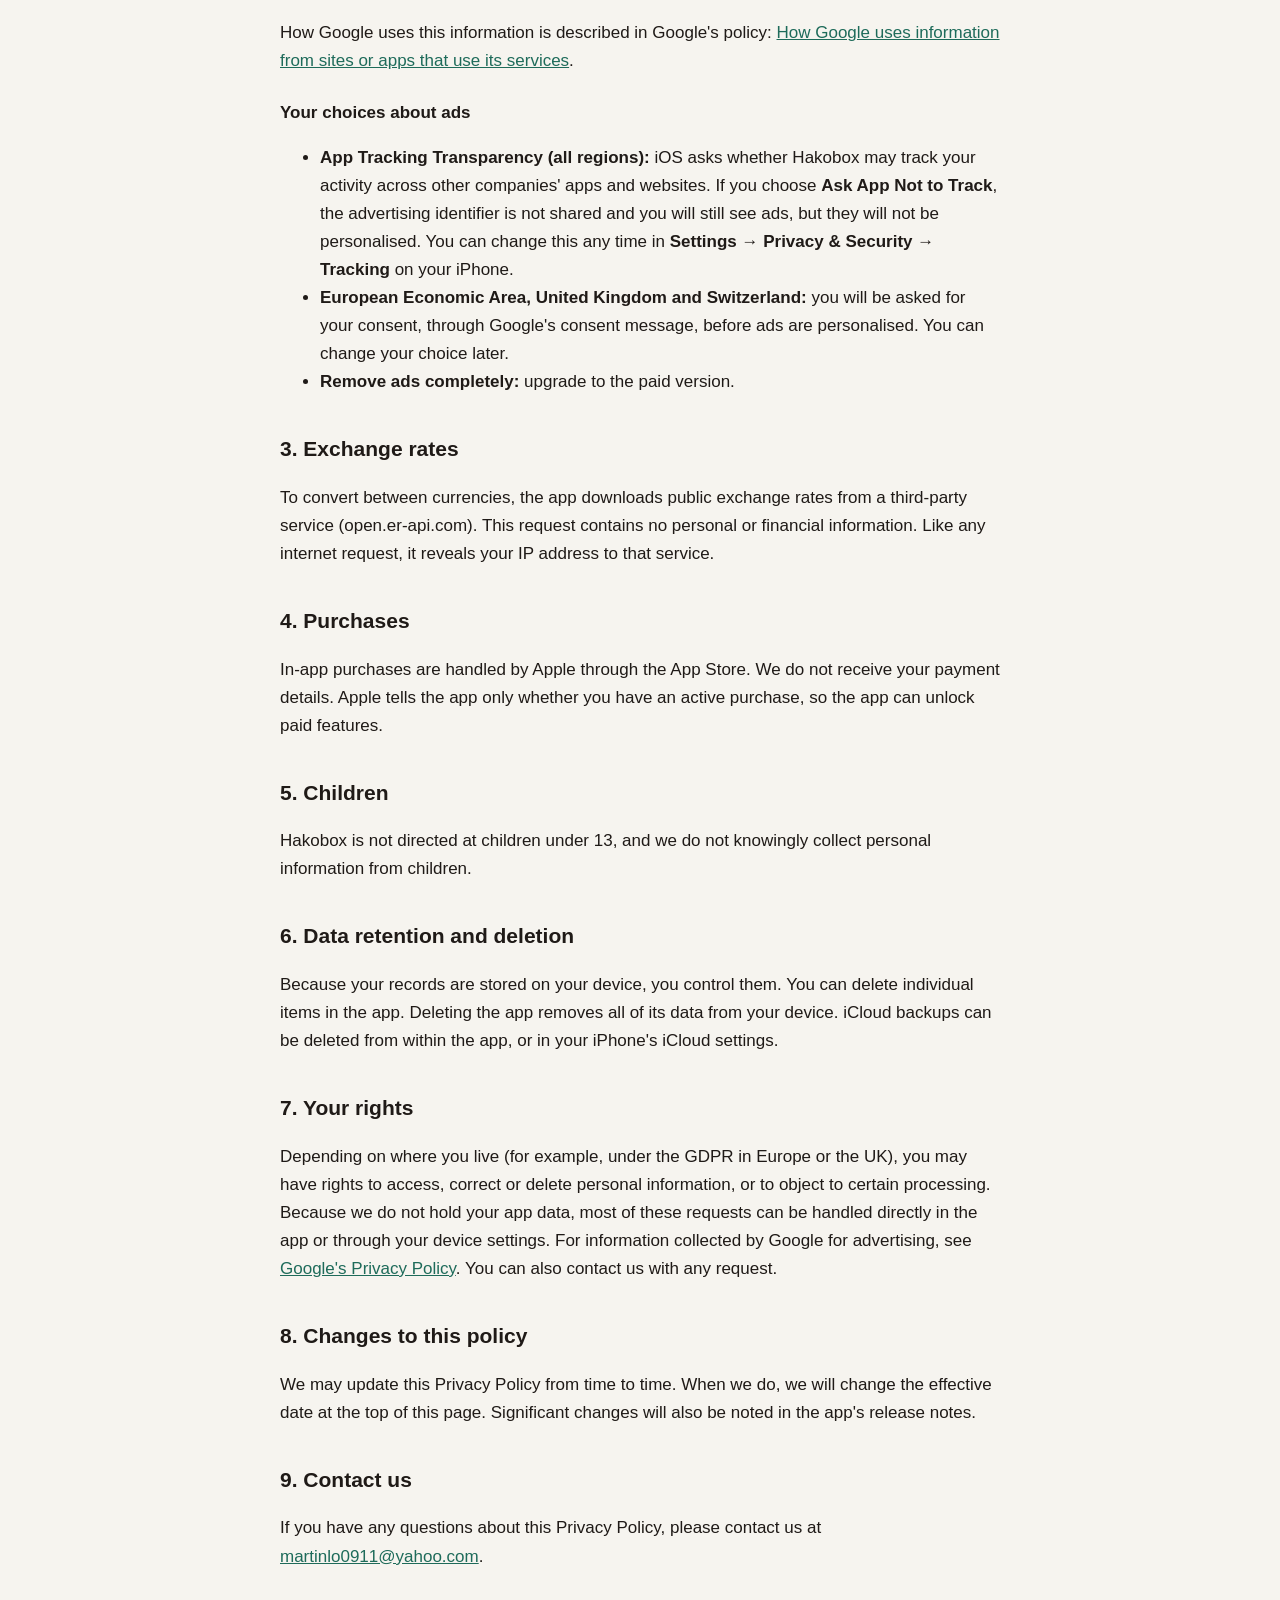
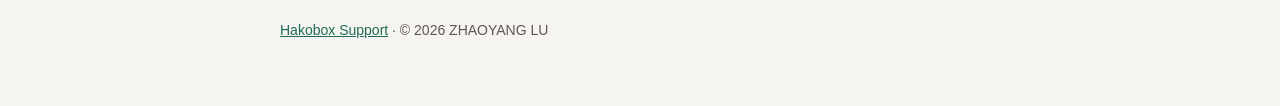
<file: hakobox/privacy.html>
<!doctype html>
<html lang="en">
<head>
<meta charset="utf-8">
<meta name="viewport" content="width=device-width, initial-scale=1">
<title>Hakobox — Privacy Policy</title>
<link rel="stylesheet" href="../style.css">
</head>
<body>
<main>
  <h1>Hakobox<br>Privacy Policy</h1>
  <p><strong>Effective date:</strong> 17 October 2026</p>
  <p><strong>Developer:</strong> ZHAOYANG LU · <strong>Contact:</strong> <a href="mailto:martinlo0911@yahoo.com">martinlo0911@yahoo.com</a></p>
  <p>This Privacy Policy explains how the Hakobox app ("Hakobox", "the app", "we", "us") handles your information.</p>
  <h2>The short version</h2>
<ul>
<li><strong>Your financial records stay on your device.</strong> We do not run servers, and we cannot see your accounts, transactions, budgets or categories.</li>
<li><strong>The free version shows ads from Google AdMob.</strong> Google may collect information from your device to show and measure ads. You decide whether ads can be personalised.</li>
<li><strong>We do not sell your personal information.</strong></li>
</ul>
  <h2>1. Information you enter into the app</h2>
  <p>Everything you record in Hakobox, including accounts, balances, transactions, categories, budgets, notes, payees, Autopay rules and any photos you attach (such as receipts or account icons), is stored <strong>only on your device</strong>.</p>
  <p>We do not have access to this information, and it is never sent to us.</p>
  <h3>iCloud Backup (optional)</h3>
  <p>If you turn on iCloud Backup in the app, copies of your data are saved in your own private iCloud storage, using your Apple ID. This storage is managed by Apple under <a href="https://www.apple.com/legal/privacy/">Apple's Privacy Policy</a>. We cannot access your iCloud backups.</p>
  <h3>Camera and photo library</h3>
  <p>The app asks for access to your camera or photo library only when you choose to attach a photo. Photos you pick are stored in the app on your device and are not sent to us.</p>
  <h3>Import and export</h3>
  <p>When you import or export a file (such as a CSV or spreadsheet), the file is processed on your device. Where the exported file goes is up to you (for example, you might share it by email or save it to Files).</p>
  <h2>2. Advertising (free version)</h2>
  <p>The free version of Hakobox shows ads provided by <strong>Google AdMob</strong>, a service of Google LLC. The paid version does not show ads.</p>
  <p>To show ads, measure how they perform and prevent fraud, Google may collect information from your device, such as:</p>
<ul>
<li>your device's advertising identifier (IDFA), <strong>only if you allow tracking</strong> (see below);</li>
<li>your IP address and approximate location derived from it;</li>
<li>device and app information (for example, device model, operating system version and language);</li>
<li>how you interact with ads (for example, views and taps).</li>
</ul>
  <p>Google does <strong>not</strong> receive your financial records from Hakobox. We do not share your accounts, transactions, budgets or notes with Google or any advertiser.</p>
  <p>How Google uses this information is described in Google's policy: <a href="https://policies.google.com/technologies/partner-sites">How Google uses information from sites or apps that use its services</a>.</p>
  <h3>Your choices about ads</h3>
<ul>
<li><strong>App Tracking Transparency (all regions):</strong> iOS asks whether Hakobox may track your activity across other companies' apps and websites. If you choose <strong>Ask App Not to Track</strong>, the advertising identifier is not shared and you will still see ads, but they will not be personalised. You can change this any time in <strong>Settings → Privacy &amp; Security → Tracking</strong> on your iPhone.</li>
<li><strong>European Economic Area, United Kingdom and Switzerland:</strong> you will be asked for your consent, through Google's consent message, before ads are personalised. You can change your choice later.</li>
<li><strong>Remove ads completely:</strong> upgrade to the paid version.</li>
</ul>
  <h2>3. Exchange rates</h2>
  <p>To convert between currencies, the app downloads public exchange rates from a third-party service (open.er-api.com). This request contains no personal or financial information. Like any internet request, it reveals your IP address to that service.</p>
  <h2>4. Purchases</h2>
  <p>In-app purchases are handled by Apple through the App Store. We do not receive your payment details. Apple tells the app only whether you have an active purchase, so the app can unlock paid features.</p>
  <h2>5. Children</h2>
  <p>Hakobox is not directed at children under 13, and we do not knowingly collect personal information from children.</p>
  <h2>6. Data retention and deletion</h2>
  <p>Because your records are stored on your device, you control them. You can delete individual items in the app. Deleting the app removes all of its data from your device. iCloud backups can be deleted from within the app, or in your iPhone's iCloud settings.</p>
  <h2>7. Your rights</h2>
  <p>Depending on where you live (for example, under the GDPR in Europe or the UK), you may have rights to access, correct or delete personal information, or to object to certain processing. Because we do not hold your app data, most of these requests can be handled directly in the app or through your device settings. For information collected by Google for advertising, see <a href="https://policies.google.com/privacy">Google's Privacy Policy</a>. You can also contact us with any request.</p>
  <h2>8. Changes to this policy</h2>
  <p>We may update this Privacy Policy from time to time. When we do, we will change the effective date at the top of this page. Significant changes will also be noted in the app's release notes.</p>
  <h2>9. Contact us</h2>
  <p>If you have any questions about this Privacy Policy, please contact us at <a href="mailto:martinlo0911@yahoo.com">martinlo0911@yahoo.com</a>.</p>
  <footer><a href="./">Hakobox Support</a> · © 2026 ZHAOYANG LU</footer>
</main>
</body>
</html>
</file>
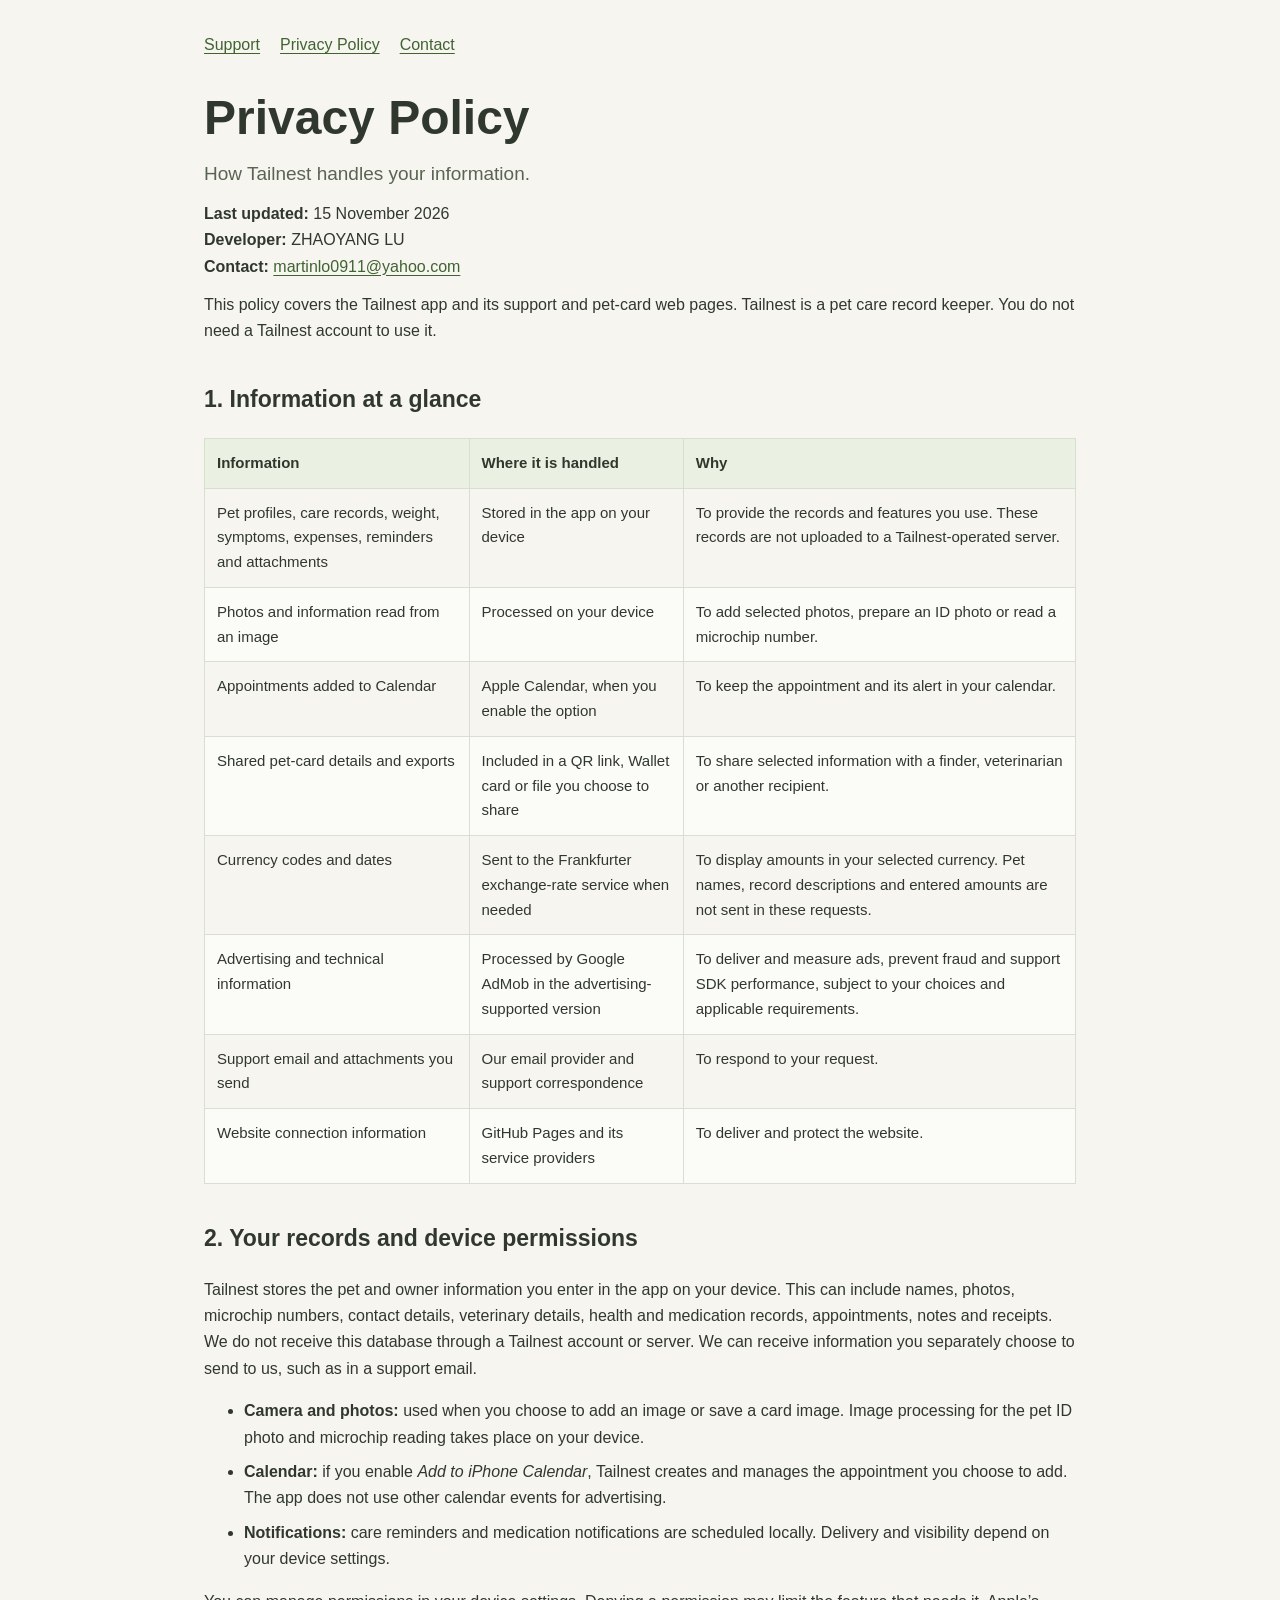
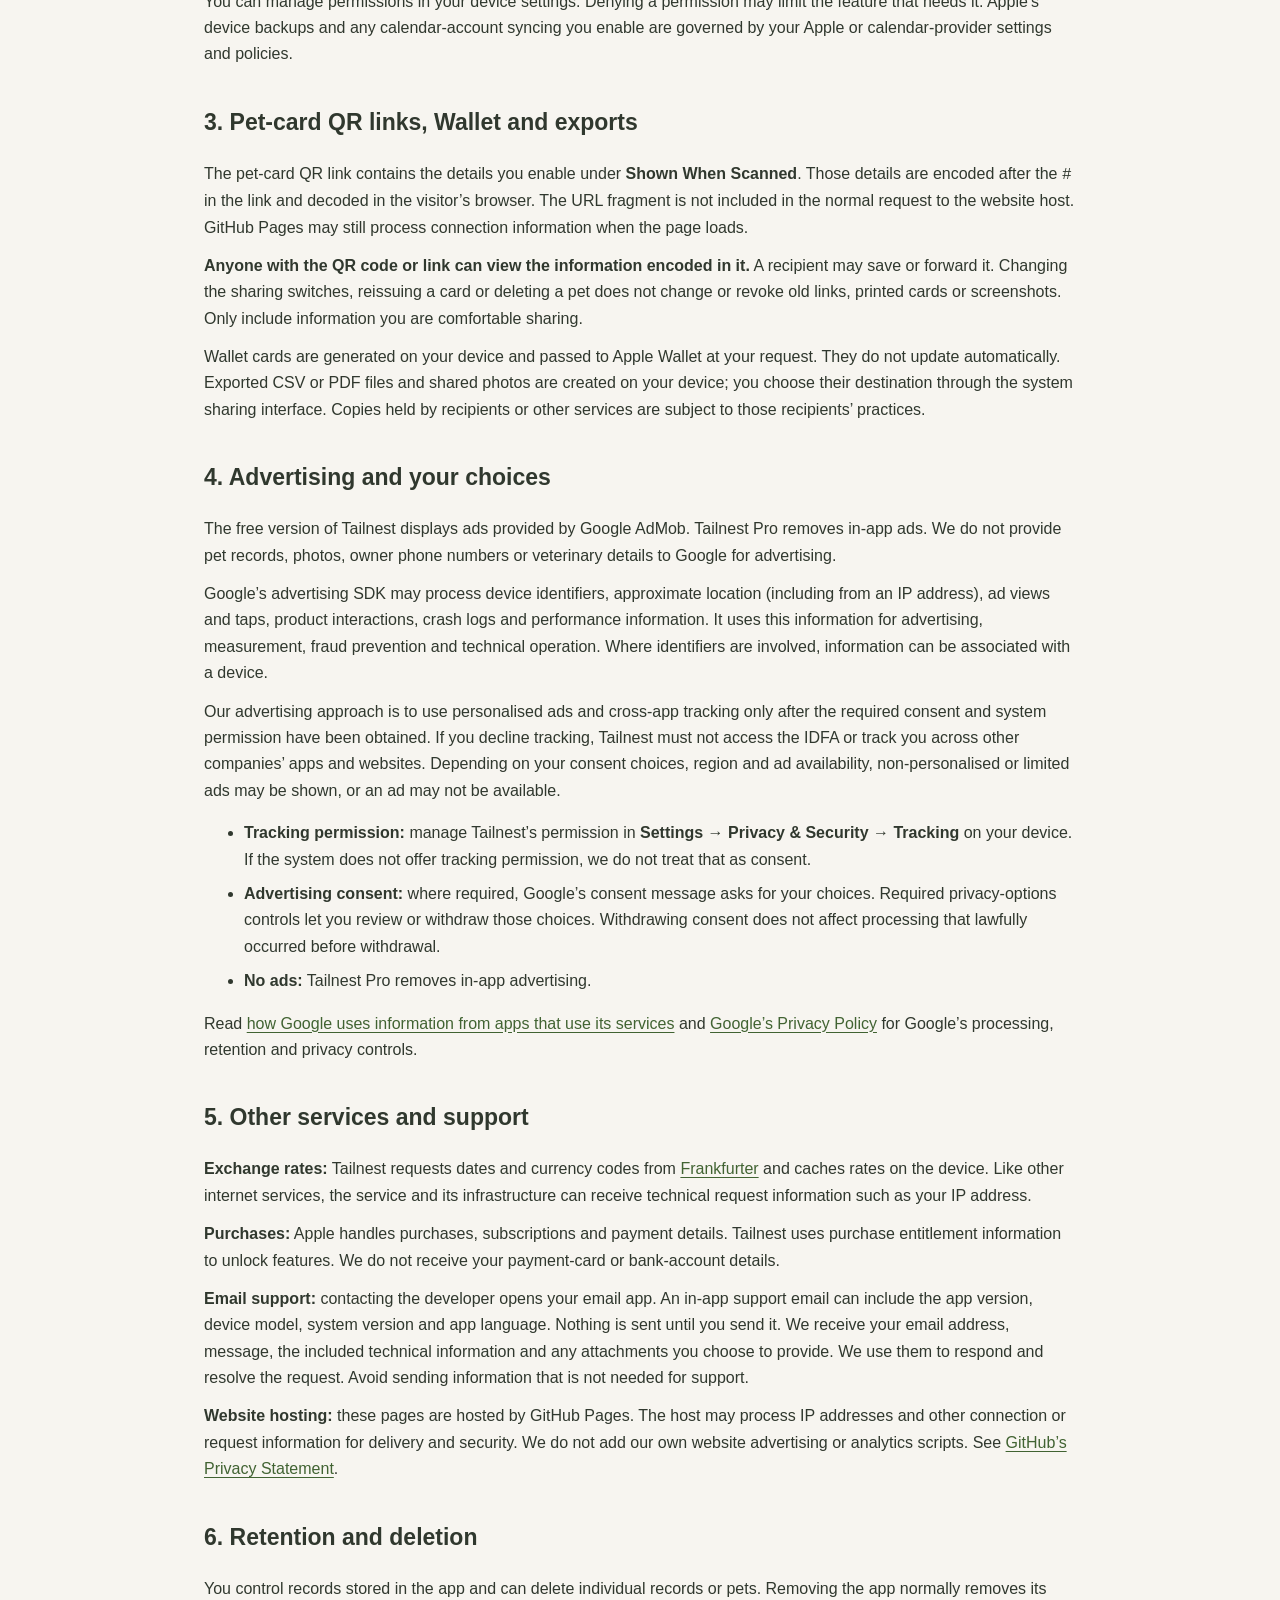
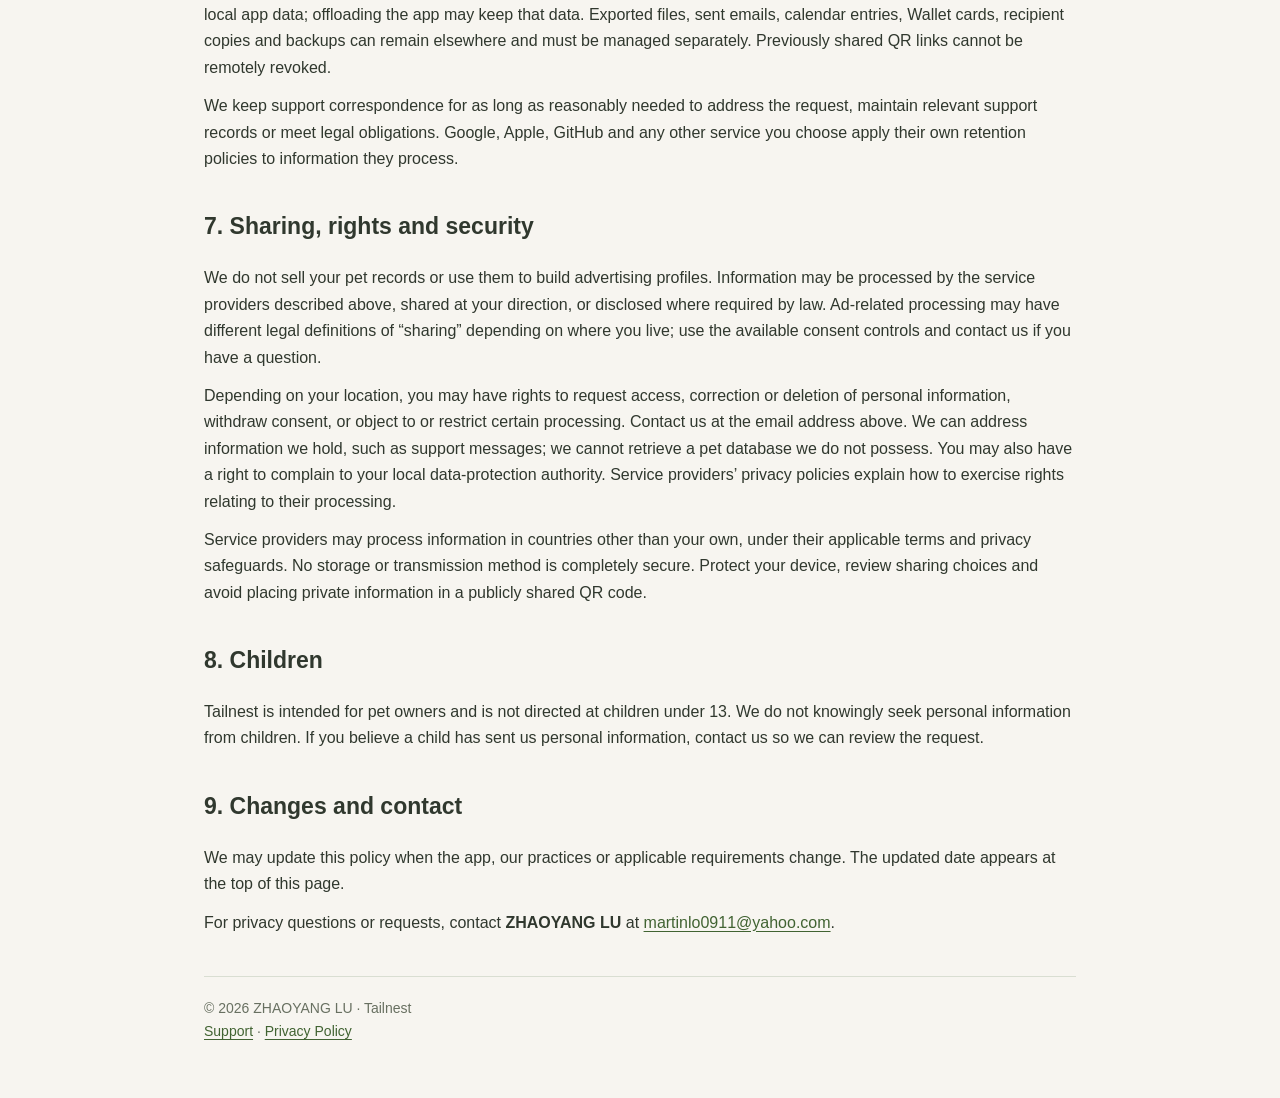
<file: tailnest/privacy.html>
<!doctype html><html lang="en"><head><meta charset="utf-8"><meta name="viewport" content="width=device-width,initial-scale=1"><meta name="color-scheme" content="light"><title>Tailnest — Privacy Policy</title><style>*{box-sizing:border-box}body{margin:0;background:#f7f5f0;color:#30382e;font:16px/1.65 -apple-system,BlinkMacSystemFont,"Segoe UI",sans-serif}main{max-width:920px;margin:auto;padding:32px 24px 56px}nav{display:flex;gap:20px;flex-wrap:wrap;margin-bottom:32px}a{color:#416332;text-underline-offset:3px}h1{font-size:clamp(32px,6vw,48px);line-height:1.15;margin:12px 0}h2{font-size:23px;margin-top:36px}h3{font-size:18px;margin:22px 0 8px}p{margin:12px 0}.lead{font-size:19px;color:#596452}.card{background:white;border:1px solid #dedfd5;border-radius:16px;padding:20px 24px;margin:20px 0}.muted,footer{color:#687061;font-size:14px}table{border-collapse:collapse;width:100%;font-size:15px}th,td{text-align:left;vertical-align:top;border:1px solid #d9ded2;padding:12px;overflow-wrap:anywhere}th{background:#eaf0e2}tbody tr:nth-child(even){background:#fbfcf8}.table-wrap{overflow-x:auto;margin:16px 0}footer{border-top:1px solid #d9ded2;margin-top:40px;padding-top:20px}li{margin:8px 0}summary{cursor:pointer;font-weight:600}details{border-bottom:1px solid #e2e5dc;padding:16px 0}details p{margin-bottom:0}.contact{font-size:20px;overflow-wrap:anywhere}@media(max-width:600px){main{padding:24px 16px}.card{padding:16px}th,td{padding:9px}table{min-width:0;table-layout:fixed;font-size:14px}}</style></head><body><main><nav aria-label="Main"><a href="./">Support</a><a href="privacy.html">Privacy Policy</a><a href="mailto:martinlo0911@yahoo.com?subject=Tailnest%20Support">Contact</a></nav><h1>Privacy Policy</h1><p class="lead">How Tailnest handles your information.</p><p><strong>Last updated:</strong> 15 November 2026<br><strong>Developer:</strong> ZHAOYANG LU<br><strong>Contact:</strong> <a href="mailto:martinlo0911@yahoo.com?subject=Tailnest%20Privacy">martinlo0911@yahoo.com</a></p>
<p>This policy covers the Tailnest app and its support and pet-card web pages. Tailnest is a pet care record keeper. You do not need a Tailnest account to use it.</p>
<h2>1. Information at a glance</h2>
<div class="table-wrap"><table><thead><tr><th scope="col">Information</th><th scope="col">Where it is handled</th><th scope="col">Why</th></tr></thead><tbody>
<tr><td>Pet profiles, care records, weight, symptoms, expenses, reminders and attachments</td><td>Stored in the app on your device</td><td>To provide the records and features you use. These records are not uploaded to a Tailnest-operated server.</td></tr>
<tr><td>Photos and information read from an image</td><td>Processed on your device</td><td>To add selected photos, prepare an ID photo or read a microchip number.</td></tr>
<tr><td>Appointments added to Calendar</td><td>Apple Calendar, when you enable the option</td><td>To keep the appointment and its alert in your calendar.</td></tr>
<tr><td>Shared pet-card details and exports</td><td>Included in a QR link, Wallet card or file you choose to share</td><td>To share selected information with a finder, veterinarian or another recipient.</td></tr>
<tr><td>Currency codes and dates</td><td>Sent to the Frankfurter exchange-rate service when needed</td><td>To display amounts in your selected currency. Pet names, record descriptions and entered amounts are not sent in these requests.</td></tr>
<tr><td>Advertising and technical information</td><td>Processed by Google AdMob in the advertising-supported version</td><td>To deliver and measure ads, prevent fraud and support SDK performance, subject to your choices and applicable requirements.</td></tr>
<tr><td>Support email and attachments you send</td><td>Our email provider and support correspondence</td><td>To respond to your request.</td></tr>
<tr><td>Website connection information</td><td>GitHub Pages and its service providers</td><td>To deliver and protect the website.</td></tr>
</tbody></table></div>
<h2>2. Your records and device permissions</h2>
<p>Tailnest stores the pet and owner information you enter in the app on your device. This can include names, photos, microchip numbers, contact details, veterinary details, health and medication records, appointments, notes and receipts. We do not receive this database through a Tailnest account or server. We can receive information you separately choose to send to us, such as in a support email.</p>
<ul><li><strong>Camera and photos:</strong> used when you choose to add an image or save a card image. Image processing for the pet ID photo and microchip reading takes place on your device.</li><li><strong>Calendar:</strong> if you enable <em>Add to iPhone Calendar</em>, Tailnest creates and manages the appointment you choose to add. The app does not use other calendar events for advertising.</li><li><strong>Notifications:</strong> care reminders and medication notifications are scheduled locally. Delivery and visibility depend on your device settings.</li></ul>
<p>You can manage permissions in your device settings. Denying a permission may limit the feature that needs it. Apple’s device backups and any calendar-account syncing you enable are governed by your Apple or calendar-provider settings and policies.</p>
<h2>3. Pet-card QR links, Wallet and exports</h2>
<p>The pet-card QR link contains the details you enable under <strong>Shown When Scanned</strong>. Those details are encoded after the <code>#</code> in the link and decoded in the visitor’s browser. The URL fragment is not included in the normal request to the website host. GitHub Pages may still process connection information when the page loads.</p>
<p><strong>Anyone with the QR code or link can view the information encoded in it.</strong> A recipient may save or forward it. Changing the sharing switches, reissuing a card or deleting a pet does not change or revoke old links, printed cards or screenshots. Only include information you are comfortable sharing.</p>
<p>Wallet cards are generated on your device and passed to Apple Wallet at your request. They do not update automatically. Exported CSV or PDF files and shared photos are created on your device; you choose their destination through the system sharing interface. Copies held by recipients or other services are subject to those recipients’ practices.</p>
<h2>4. Advertising and your choices</h2>
<p>The free version of Tailnest displays ads provided by Google AdMob. Tailnest Pro removes in-app ads. We do not provide pet records, photos, owner phone numbers or veterinary details to Google for advertising.</p>
<p>Google’s advertising SDK may process device identifiers, approximate location (including from an IP address), ad views and taps, product interactions, crash logs and performance information. It uses this information for advertising, measurement, fraud prevention and technical operation. Where identifiers are involved, information can be associated with a device.</p>
<p>Our advertising approach is to use personalised ads and cross-app tracking only after the required consent and system permission have been obtained. If you decline tracking, Tailnest must not access the IDFA or track you across other companies’ apps and websites. Depending on your consent choices, region and ad availability, non-personalised or limited ads may be shown, or an ad may not be available.</p>
<ul><li><strong>Tracking permission:</strong> manage Tailnest’s permission in <strong>Settings → Privacy &amp; Security → Tracking</strong> on your device. If the system does not offer tracking permission, we do not treat that as consent.</li><li><strong>Advertising consent:</strong> where required, Google’s consent message asks for your choices. Required privacy-options controls let you review or withdraw those choices. Withdrawing consent does not affect processing that lawfully occurred before withdrawal.</li><li><strong>No ads:</strong> Tailnest Pro removes in-app advertising.</li></ul>
<p>Read <a href="https://policies.google.com/technologies/partner-sites">how Google uses information from apps that use its services</a> and <a href="https://policies.google.com/privacy">Google’s Privacy Policy</a> for Google’s processing, retention and privacy controls.</p>
<h2>5. Other services and support</h2>
<p><strong>Exchange rates:</strong> Tailnest requests dates and currency codes from <a href="https://frankfurter.dev/">Frankfurter</a> and caches rates on the device. Like other internet services, the service and its infrastructure can receive technical request information such as your IP address.</p>
<p><strong>Purchases:</strong> Apple handles purchases, subscriptions and payment details. Tailnest uses purchase entitlement information to unlock features. We do not receive your payment-card or bank-account details.</p>
<p><strong>Email support:</strong> contacting the developer opens your email app. An in-app support email can include the app version, device model, system version and app language. Nothing is sent until you send it. We receive your email address, message, the included technical information and any attachments you choose to provide. We use them to respond and resolve the request. Avoid sending information that is not needed for support.</p>
<p><strong>Website hosting:</strong> these pages are hosted by GitHub Pages. The host may process IP addresses and other connection or request information for delivery and security. We do not add our own website advertising or analytics scripts. See <a href="https://docs.github.com/en/site-policy/privacy-policies/github-general-privacy-statement">GitHub’s Privacy Statement</a>.</p>
<h2 id="retention">6. Retention and deletion</h2>
<p>You control records stored in the app and can delete individual records or pets. Removing the app normally removes its local app data; offloading the app may keep that data. Exported files, sent emails, calendar entries, Wallet cards, recipient copies and backups can remain elsewhere and must be managed separately. Previously shared QR links cannot be remotely revoked.</p>
<p>We keep support correspondence for as long as reasonably needed to address the request, maintain relevant support records or meet legal obligations. Google, Apple, GitHub and any other service you choose apply their own retention policies to information they process.</p>
<h2>7. Sharing, rights and security</h2>
<p>We do not sell your pet records or use them to build advertising profiles. Information may be processed by the service providers described above, shared at your direction, or disclosed where required by law. Ad-related processing may have different legal definitions of “sharing” depending on where you live; use the available consent controls and contact us if you have a question.</p>
<p>Depending on your location, you may have rights to request access, correction or deletion of personal information, withdraw consent, or object to or restrict certain processing. Contact us at the email address above. We can address information we hold, such as support messages; we cannot retrieve a pet database we do not possess. You may also have a right to complain to your local data-protection authority. Service providers’ privacy policies explain how to exercise rights relating to their processing.</p>
<p>Service providers may process information in countries other than your own, under their applicable terms and privacy safeguards. No storage or transmission method is completely secure. Protect your device, review sharing choices and avoid placing private information in a publicly shared QR code.</p>
<h2>8. Children</h2>
<p>Tailnest is intended for pet owners and is not directed at children under 13. We do not knowingly seek personal information from children. If you believe a child has sent us personal information, contact us so we can review the request.</p>
<h2>9. Changes and contact</h2>
<p>We may update this policy when the app, our practices or applicable requirements change. The updated date appears at the top of this page.</p>
<p>For privacy questions or requests, contact <strong>ZHAOYANG LU</strong> at <a href="mailto:martinlo0911@yahoo.com?subject=Tailnest%20Privacy">martinlo0911@yahoo.com</a>.</p><footer>© 2026 ZHAOYANG LU · Tailnest<br><a href="./">Support</a> · <a href="privacy.html">Privacy Policy</a></footer></main></body></html>
</file>
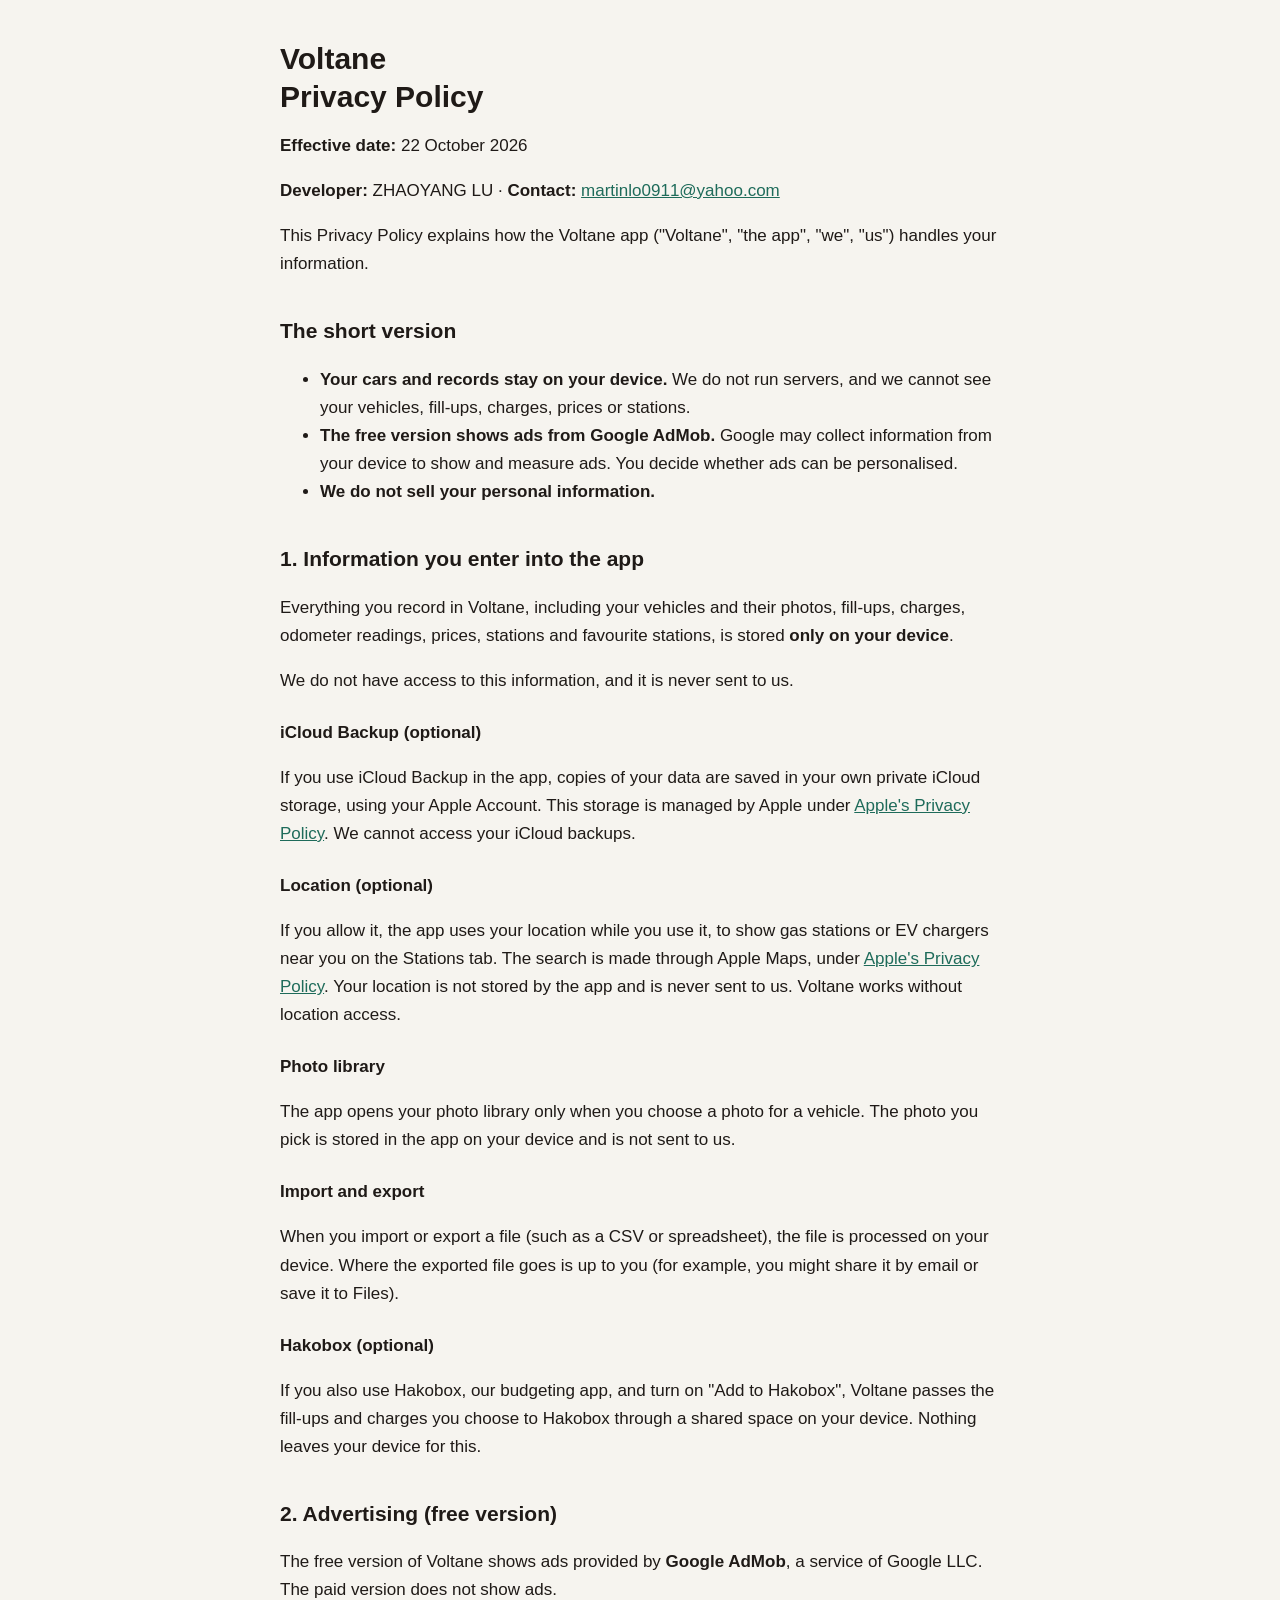
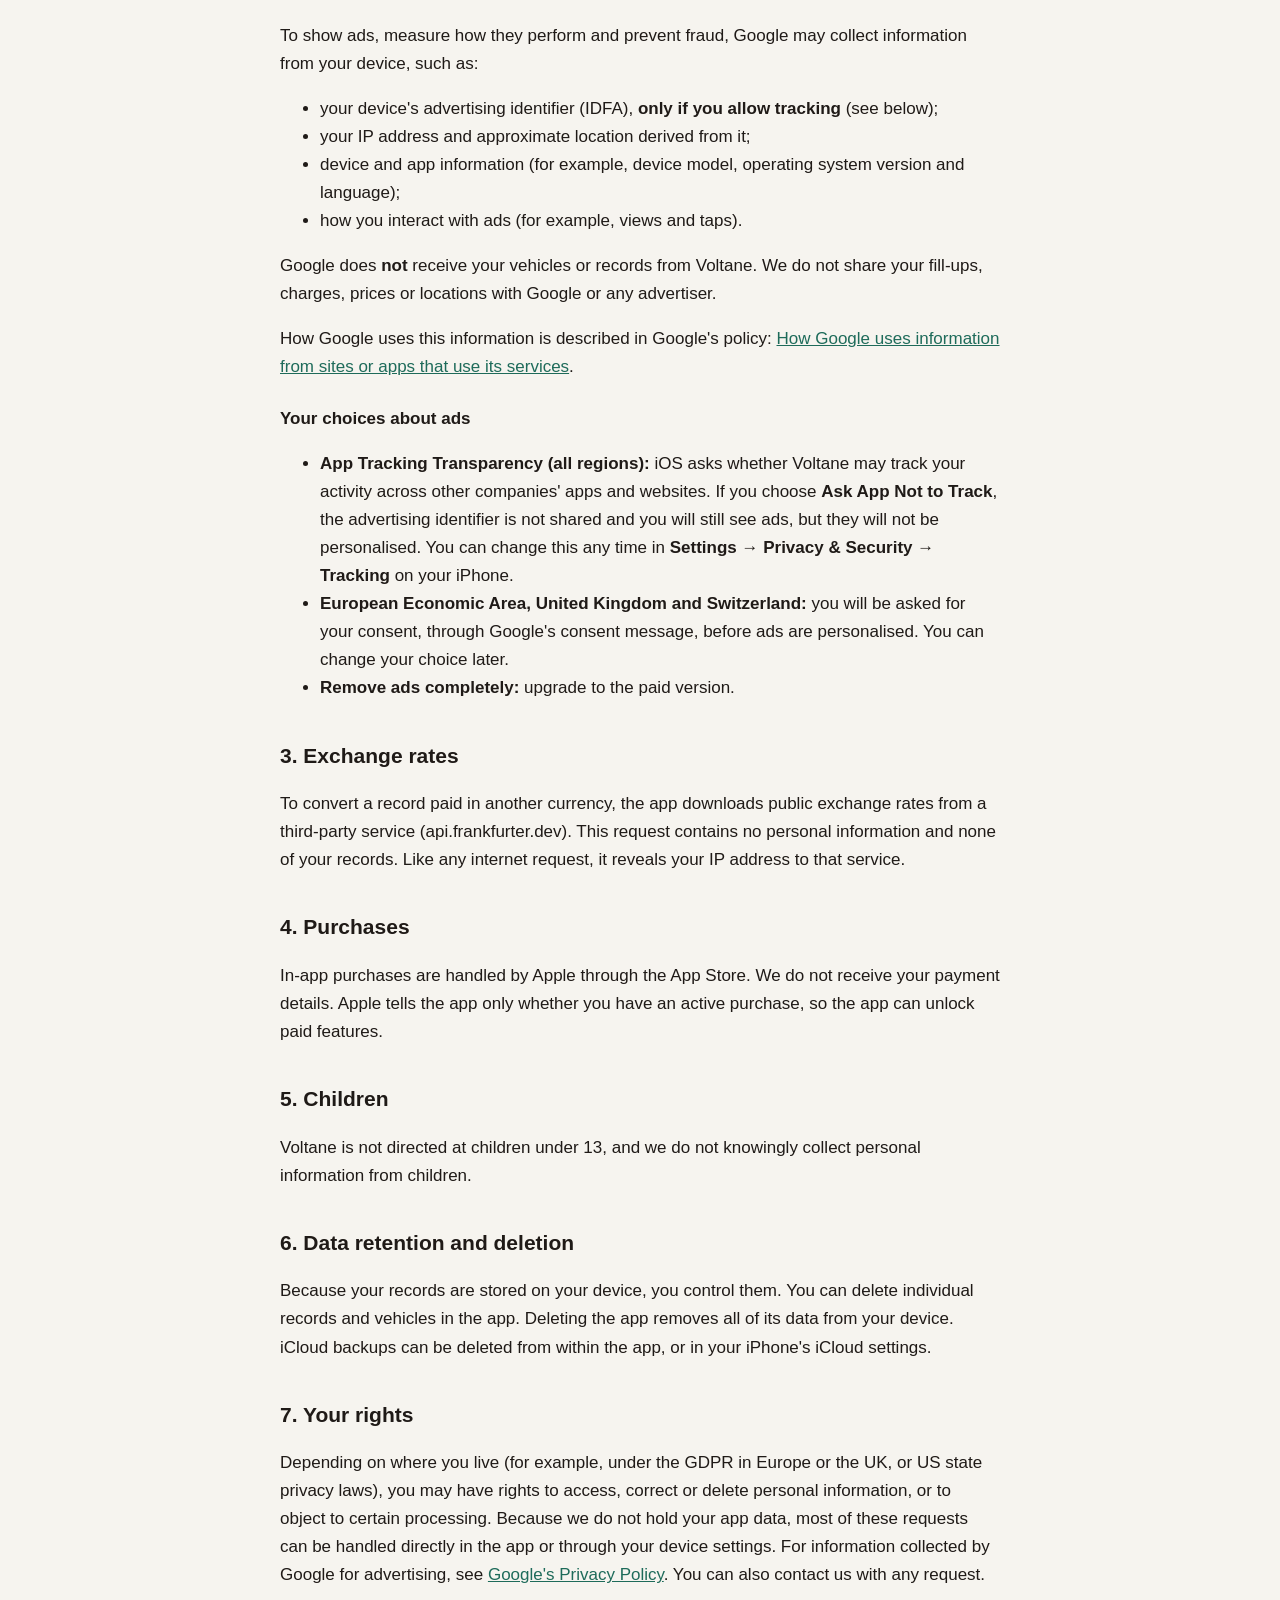
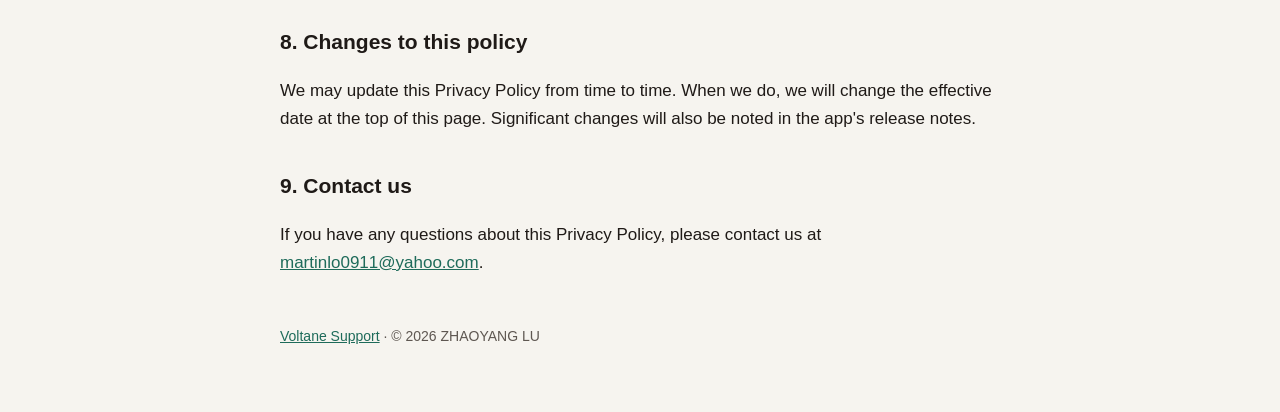
<file: voltane/privacy.html>
<!doctype html>
<html lang="en">
<head>
<meta charset="utf-8">
<meta name="viewport" content="width=device-width, initial-scale=1">
<title>Voltane — Privacy Policy</title>
<link rel="stylesheet" href="../style.css">
</head>
<body>
<main>
  <h1>Voltane<br>Privacy Policy</h1>
  <p><strong>Effective date:</strong> 22 October 2026</p>
  <p><strong>Developer:</strong> ZHAOYANG LU · <strong>Contact:</strong> <a href="mailto:martinlo0911@yahoo.com">martinlo0911@yahoo.com</a></p>
  <p>This Privacy Policy explains how the Voltane app ("Voltane", "the app", "we", "us") handles your information.</p>
  <h2>The short version</h2>
<ul>
<li><strong>Your cars and records stay on your device.</strong> We do not run servers, and we cannot see your vehicles, fill-ups, charges, prices or stations.</li>
<li><strong>The free version shows ads from Google AdMob.</strong> Google may collect information from your device to show and measure ads. You decide whether ads can be personalised.</li>
<li><strong>We do not sell your personal information.</strong></li>
</ul>
  <h2>1. Information you enter into the app</h2>
  <p>Everything you record in Voltane, including your vehicles and their photos, fill-ups, charges, odometer readings, prices, stations and favourite stations, is stored <strong>only on your device</strong>.</p>
  <p>We do not have access to this information, and it is never sent to us.</p>
  <h3>iCloud Backup (optional)</h3>
  <p>If you use iCloud Backup in the app, copies of your data are saved in your own private iCloud storage, using your Apple Account. This storage is managed by Apple under <a href="https://www.apple.com/legal/privacy/">Apple's Privacy Policy</a>. We cannot access your iCloud backups.</p>
  <h3>Location (optional)</h3>
  <p>If you allow it, the app uses your location while you use it, to show gas stations or EV chargers near you on the Stations tab. The search is made through Apple Maps, under <a href="https://www.apple.com/legal/privacy/">Apple's Privacy Policy</a>. Your location is not stored by the app and is never sent to us. Voltane works without location access.</p>
  <h3>Photo library</h3>
  <p>The app opens your photo library only when you choose a photo for a vehicle. The photo you pick is stored in the app on your device and is not sent to us.</p>
  <h3>Import and export</h3>
  <p>When you import or export a file (such as a CSV or spreadsheet), the file is processed on your device. Where the exported file goes is up to you (for example, you might share it by email or save it to Files).</p>
  <h3>Hakobox (optional)</h3>
  <p>If you also use Hakobox, our budgeting app, and turn on "Add to Hakobox", Voltane passes the fill-ups and charges you choose to Hakobox through a shared space on your device. Nothing leaves your device for this.</p>
  <h2>2. Advertising (free version)</h2>
  <p>The free version of Voltane shows ads provided by <strong>Google AdMob</strong>, a service of Google LLC. The paid version does not show ads.</p>
  <p>To show ads, measure how they perform and prevent fraud, Google may collect information from your device, such as:</p>
<ul>
<li>your device's advertising identifier (IDFA), <strong>only if you allow tracking</strong> (see below);</li>
<li>your IP address and approximate location derived from it;</li>
<li>device and app information (for example, device model, operating system version and language);</li>
<li>how you interact with ads (for example, views and taps).</li>
</ul>
  <p>Google does <strong>not</strong> receive your vehicles or records from Voltane. We do not share your fill-ups, charges, prices or locations with Google or any advertiser.</p>
  <p>How Google uses this information is described in Google's policy: <a href="https://policies.google.com/technologies/partner-sites">How Google uses information from sites or apps that use its services</a>.</p>
  <h3>Your choices about ads</h3>
<ul>
<li><strong>App Tracking Transparency (all regions):</strong> iOS asks whether Voltane may track your activity across other companies' apps and websites. If you choose <strong>Ask App Not to Track</strong>, the advertising identifier is not shared and you will still see ads, but they will not be personalised. You can change this any time in <strong>Settings → Privacy &amp; Security → Tracking</strong> on your iPhone.</li>
<li><strong>European Economic Area, United Kingdom and Switzerland:</strong> you will be asked for your consent, through Google's consent message, before ads are personalised. You can change your choice later.</li>
<li><strong>Remove ads completely:</strong> upgrade to the paid version.</li>
</ul>
  <h2>3. Exchange rates</h2>
  <p>To convert a record paid in another currency, the app downloads public exchange rates from a third-party service (api.frankfurter.dev). This request contains no personal information and none of your records. Like any internet request, it reveals your IP address to that service.</p>
  <h2>4. Purchases</h2>
  <p>In-app purchases are handled by Apple through the App Store. We do not receive your payment details. Apple tells the app only whether you have an active purchase, so the app can unlock paid features.</p>
  <h2>5. Children</h2>
  <p>Voltane is not directed at children under 13, and we do not knowingly collect personal information from children.</p>
  <h2>6. Data retention and deletion</h2>
  <p>Because your records are stored on your device, you control them. You can delete individual records and vehicles in the app. Deleting the app removes all of its data from your device. iCloud backups can be deleted from within the app, or in your iPhone's iCloud settings.</p>
  <h2>7. Your rights</h2>
  <p>Depending on where you live (for example, under the GDPR in Europe or the UK, or US state privacy laws), you may have rights to access, correct or delete personal information, or to object to certain processing. Because we do not hold your app data, most of these requests can be handled directly in the app or through your device settings. For information collected by Google for advertising, see <a href="https://policies.google.com/privacy">Google's Privacy Policy</a>. You can also contact us with any request.</p>
  <h2>8. Changes to this policy</h2>
  <p>We may update this Privacy Policy from time to time. When we do, we will change the effective date at the top of this page. Significant changes will also be noted in the app's release notes.</p>
  <h2>9. Contact us</h2>
  <p>If you have any questions about this Privacy Policy, please contact us at <a href="mailto:martinlo0911@yahoo.com">martinlo0911@yahoo.com</a>.</p>
  <footer><a href="./">Voltane Support</a> · © 2026 ZHAOYANG LU</footer>
</main>
</body>
</html>
</file>
<file: style.css>
/* Shared look for every app's pages (14/Oct/2026). */
:root {
  --ink: #1F1A17;
  --muted: #5E5751;
  --bg: #F6F4EF;
  --card: #FFFFFF;
  --line: #E6E1D8;
  --accent: #1E6B5A;
}
@media (prefers-color-scheme: dark) {
  :root {
    --ink: #EDEAE5;
    --muted: #A9A29A;
    --bg: #141714;
    --card: #1E221F;
    --line: #2E3430;
    --accent: #5BBFA4;
  }
}
* { box-sizing: border-box; }
body {
  margin: 0;
  background: var(--bg);
  color: var(--ink);
  font: 17px/1.65 -apple-system, BlinkMacSystemFont, "PingFang HK", "Noto Sans HK", "Helvetica Neue", sans-serif;
}
main { max-width: 760px; margin: 0 auto; padding: 40px 20px 64px; }
h1 { font-size: 30px; line-height: 1.25; margin: 0 0 6px; }
h2 { font-size: 21px; margin: 36px 0 8px; }
h3 { font-size: 17px; margin: 24px 0 4px; }
p, li { color: var(--ink); }
.muted { color: var(--muted); font-size: 15px; }
a { color: var(--accent); }
.card {
  background: var(--card);
  border: 1px solid var(--line);
  border-radius: 18px;
  padding: 20px 22px;
  margin: 16px 0;
}
.card a.title { font-size: 20px; font-weight: 700; text-decoration: none; }
.lang { display: flex; gap: 14px; margin: 18px 0 8px; font-size: 15px; }
hr { border: none; border-top: 1px solid var(--line); margin: 40px 0; }
footer { margin-top: 48px; font-size: 14px; color: var(--muted); }
</file>
